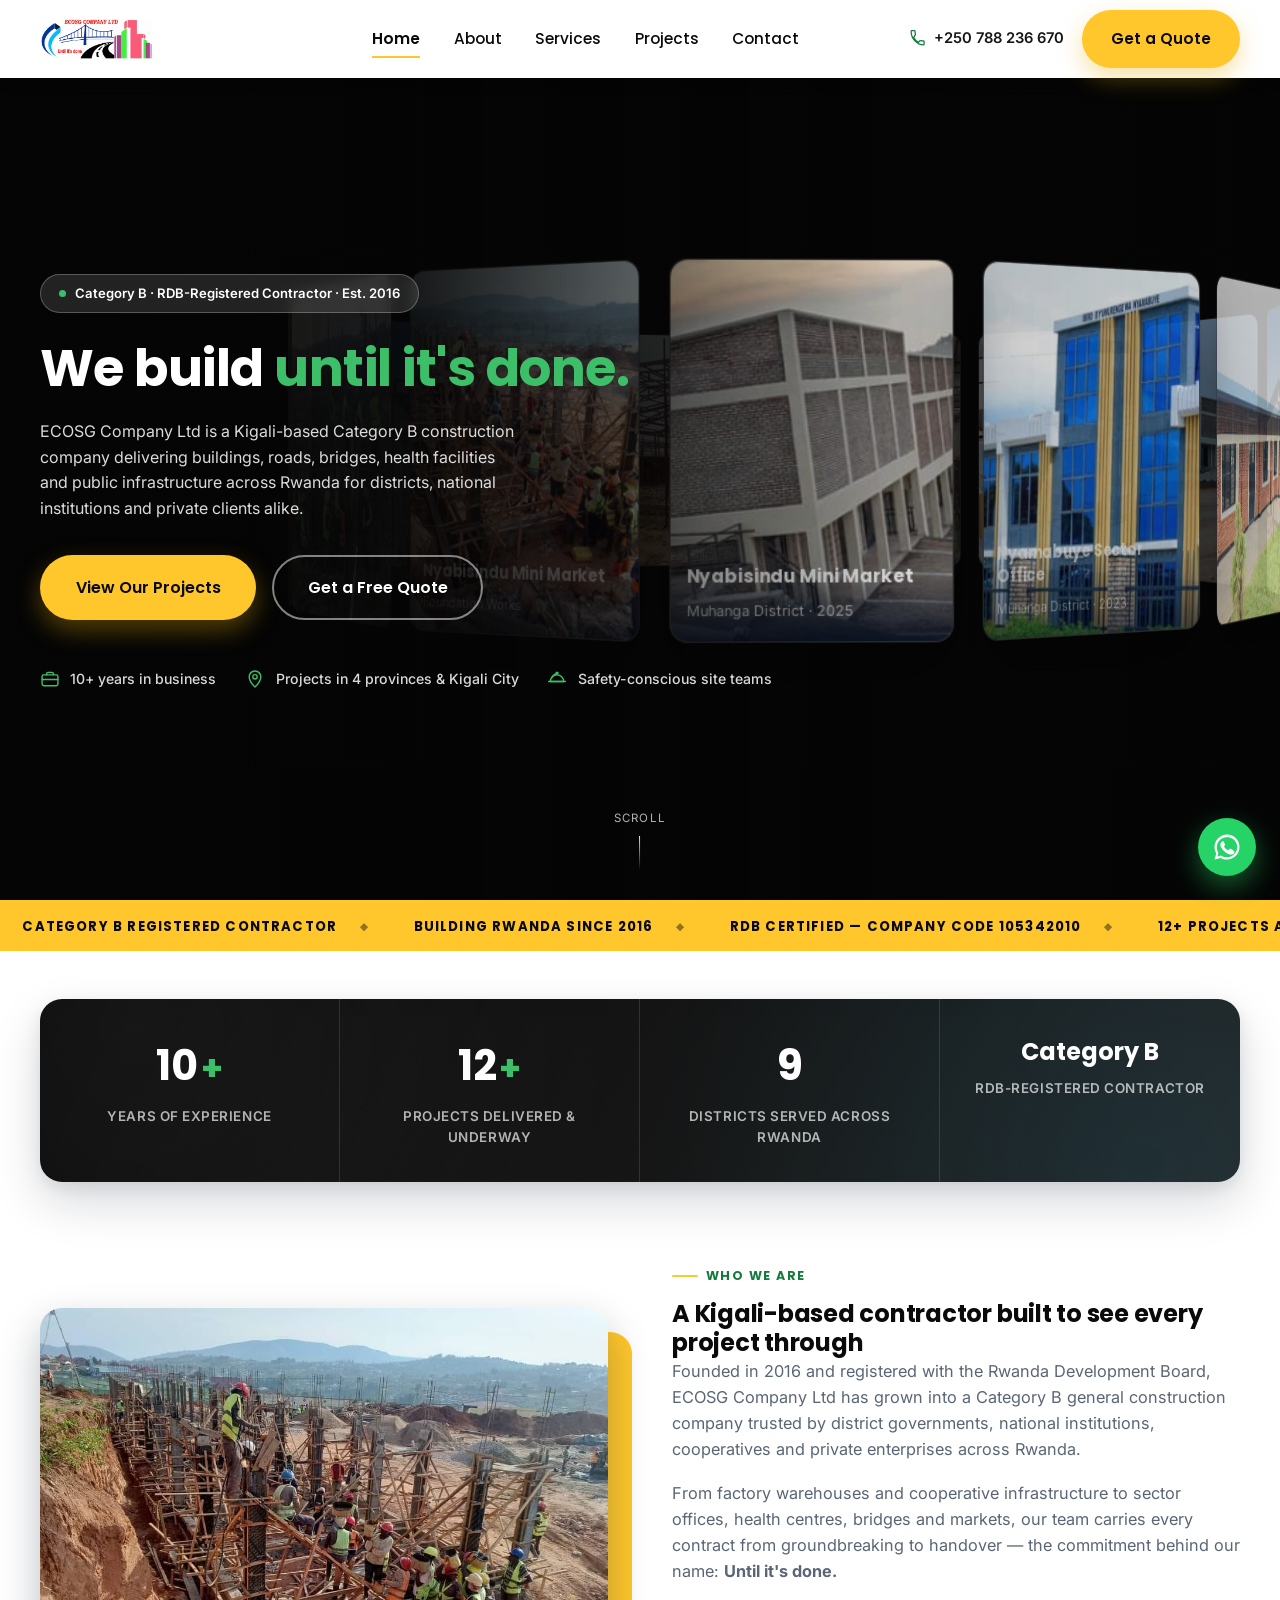
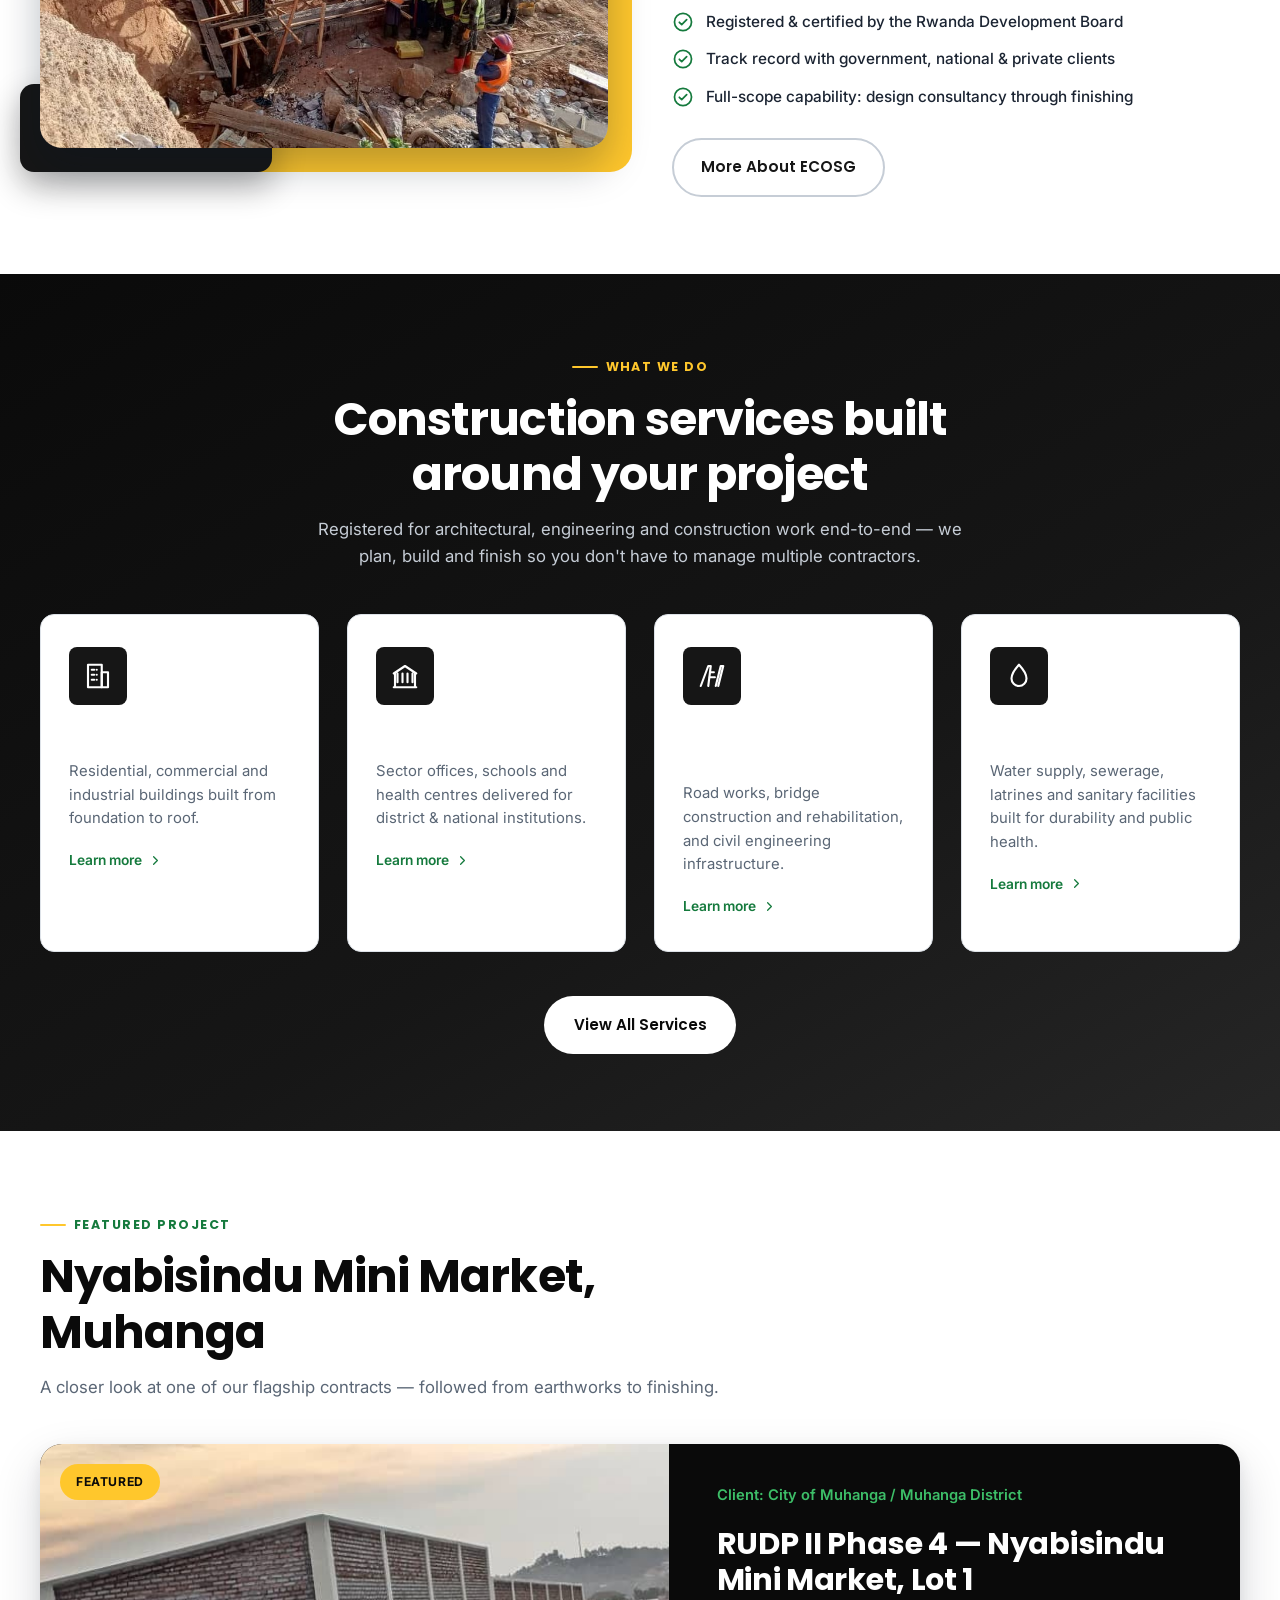
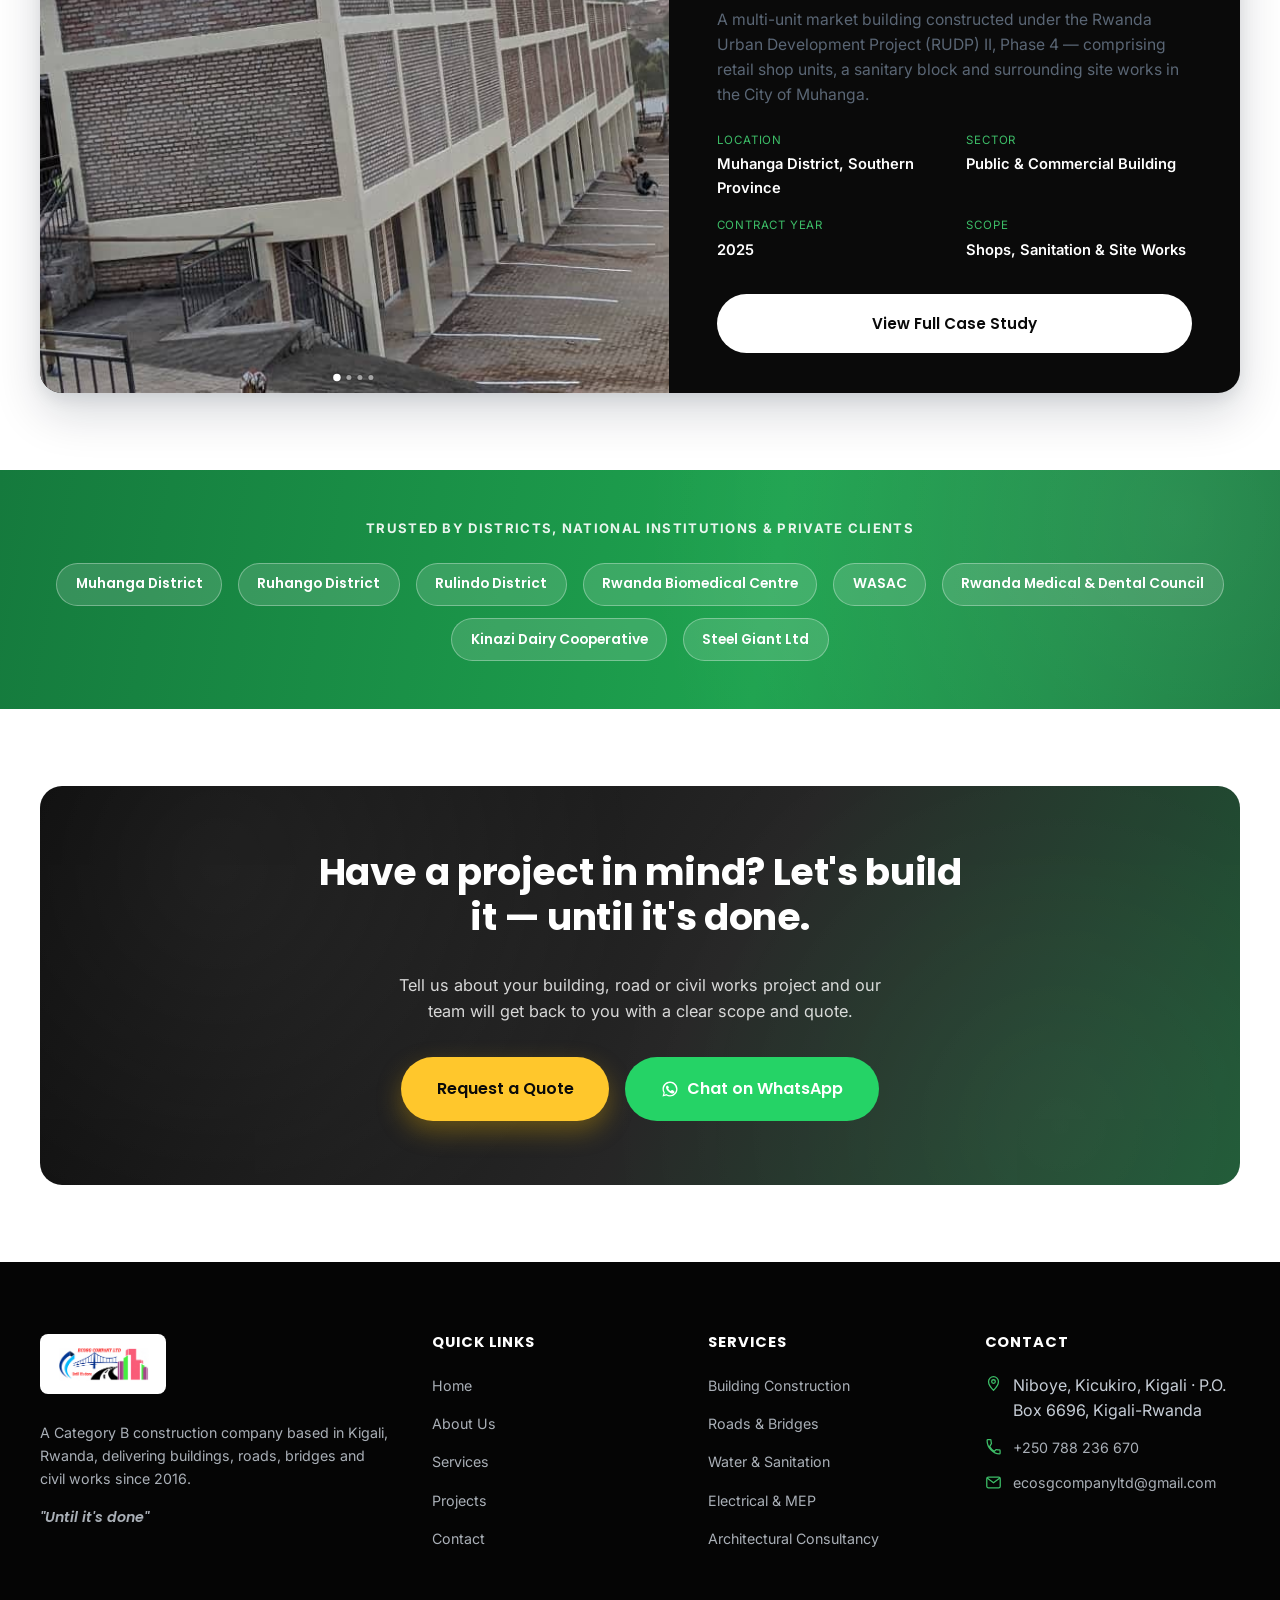
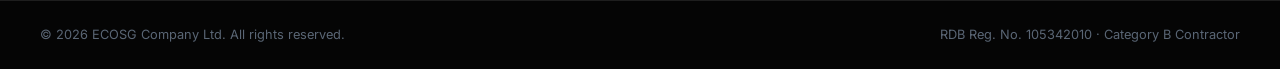
<file: index.html>
<!DOCTYPE html>
<html lang="en">
<head>
<meta charset="UTF-8">
<meta name="viewport" content="width=device-width, initial-scale=1.0">
<title>ECOSG Company Ltd | Category B Construction Company in Kigali, Rwanda</title>
<meta name="description" content="ECOSG Company Ltd is a Category B construction company based in Kigali, Rwanda, delivering buildings, roads, bridges, health facilities and civil works since 2016. Until it's done.">
<meta name="keywords" content="ECOSG Company Ltd, construction company Rwanda, Category B contractor Rwanda, building contractor Kigali, civil works Rwanda">
<link rel="canonical" href="index.html">

<!-- Open Graph -->
<meta property="og:type" content="website">
<meta property="og:title" content="ECOSG Company Ltd | Category B Construction Company in Kigali, Rwanda">
<meta property="og:description" content="Building Rwanda's homes, offices, roads and public infrastructure since 2016. Category B RDB-registered contractor. Until it's done.">
<meta property="og:image" content="assets/img/nyabisindu-07-exterior-complete.jpg">
<meta property="og:locale" content="en_RW">
<meta name="twitter:card" content="summary_large_image">

<!-- Favicons -->
<link rel="icon" type="image/png" sizes="32x32" href="assets/img/favicon-32.png">
<link rel="apple-touch-icon" sizes="180x180" href="assets/img/favicon-180.png">
<link rel="icon" type="image/png" sizes="512x512" href="assets/img/favicon-512.png">

<link rel="preconnect" href="https://fonts.googleapis.com">
<link rel="preconnect" href="https://fonts.gstatic.com" crossorigin>
<link href="https://fonts.googleapis.com/css2?family=Inter:wght@400;500;600;700&family=Poppins:wght@600;700&display=swap" rel="stylesheet">
<link rel="stylesheet" href="css/style.css?v=20261112">

<script type="application/ld+json">
{
  "@context": "https://schema.org",
  "@type": "GeneralContractor",
  "name": "ECOSG Company Ltd",
  "alternateName": "ECOSG COMPANY Ltd",
  "slogan": "Until it's done",
  "url": "index.html",
  "logo": "assets/img/logo-full.png",
  "foundingDate": "2016-02-12",
  "telephone": "+250788236670",
  "email": "ecosgcompanyltd@gmail.com",
  "address": {
    "@type": "PostalAddress",
    "streetAddress": "Niboye, Kicukiro",
    "addressLocality": "Kigali",
    "addressCountry": "RW",
    "postOfficeBoxNumber": "6696"
  },
  "areaServed": "Rwanda"
}
</script>
</head>
<body>
<a class="skip-link" href="#main">Skip to content</a>

<!-- ============ HEADER ============ -->
<header class="site-header" id="siteHeader">
  <div class="container header-inner">
    <a href="index.html" class="brand" aria-label="ECOSG Company Ltd — Home">
      <img src="assets/img/logo-full.png" alt="ECOSG Company Ltd logo" class="brand-logo" width="400" height="149">
    </a>
    <div class="nav-scrim" id="navScrim"></div>
    <nav class="main-nav" id="mainNav" aria-label="Primary">
      <ul>
        <li><a href="index.html">Home</a></li>
        <li><a href="about.html">About</a></li>
        <li><a href="services.html">Services</a></li>
        <li><a href="projects.html">Projects</a></li>
        <li><a href="contact.html">Contact</a></li>
        <li class="nav-cta"><a href="contact.html" class="btn btn-primary btn-block">Get a Quote</a></li>
      </ul>
    </nav>
    <div class="header-actions">
      <a href="tel:+250788236670" class="header-phone">
        <svg viewBox="0 0 24 24" fill="none" stroke="currentColor" stroke-width="1.8" stroke-linecap="round" stroke-linejoin="round"><path d="M6.6 10.8c1.4 2.8 3.8 5.1 6.6 6.6l2.2-2.2c.3-.3.7-.4 1.1-.3 1.2.4 2.5.6 3.8.6.6 0 1 .4 1 1V20c0 .6-.4 1-1 1C11.6 21 3 12.4 3 2c0-.6.4-1 1-1h3.5c.6 0 1 .4 1 1 0 1.3.2 2.6.6 3.8.1.4 0 .8-.3 1.1L6.6 10.8Z"/></svg>
        +250 788 236 670
      </a>
      <a href="contact.html" class="btn btn-primary header-cta">Get a Quote</a>
      <button class="nav-toggle" id="navToggle" aria-label="Toggle menu" aria-expanded="false" aria-controls="mainNav">
        <span></span><span></span><span></span>
      </button>
    </div>
  </div>
</header>

<main id="main">
<!-- ============ HERO ============ -->
<section class="hero">
  <div class="container hero-content">
    <div class="hero-badge"><span class="dot"></span> Category B &middot; RDB-Registered Contractor &middot; Est. 2016</div>
    <h1>We build <em>until it's done.</em></h1>
    <p class="hero-lead">ECOSG Company Ltd is a Kigali-based Category B construction company delivering buildings, roads, bridges, health facilities and public infrastructure across Rwanda for districts, national institutions and private clients alike.</p>
  </div>
  <!-- Rotating 3D gallery of completed projects. Sits between the copy and the
       CTAs on narrow screens; becomes the full hero backdrop from 1024px up. -->
  <div class="circular-gallery circular-gallery--hero" id="circularGallery" aria-hidden="true">
    <div class="circular-gallery-track" id="circularGalleryTrack">
      <div class="circular-gallery-item" style="transform: rotateY(0deg) translateZ(var(--gallery-radius))">
        <img width="480" height="270" src="assets/img/nyabisindu-07-exterior-complete-480.jpg" srcset="assets/img/nyabisindu-07-exterior-complete-480.jpg 480w, assets/img/nyabisindu-07-exterior-complete-720.jpg 720w" sizes="(min-width: 1024px) 350px, (min-width: 640px) 260px, 190px" alt="" loading="eager">
        <div class="circular-gallery-cap"><h3>Nyabisindu Mini Market</h3><span>Muhanga District &middot; 2025</span></div>
      </div>
      <div class="circular-gallery-item" style="transform: rotateY(27.6923deg) translateZ(var(--gallery-radius))">
        <img width="480" height="337" src="assets/img/nyamabuye-02-office-facade-480.jpg" srcset="assets/img/nyamabuye-02-office-facade-480.jpg 480w, assets/img/nyamabuye-02-office-facade.jpg 678w" sizes="(min-width: 1024px) 350px, (min-width: 640px) 260px, 190px" alt="" loading="eager">
        <div class="circular-gallery-cap"><h3>Nyamabuye Sector Office</h3><span>Muhanga District &middot; 2023</span></div>
      </div>
      <div class="circular-gallery-item" style="transform: rotateY(55.3846deg) translateZ(var(--gallery-radius))">
        <img width="480" height="360" src="assets/img/kigoma-05-classroom-block-finished-480.jpg" srcset="assets/img/kigoma-05-classroom-block-finished-480.jpg 480w, assets/img/kigoma-05-classroom-block-finished-720.jpg 720w, assets/img/kigoma-05-classroom-block-finished-1000.jpg 1000w" sizes="(min-width: 1024px) 350px, (min-width: 640px) 260px, 190px" alt="" loading="lazy">
        <div class="circular-gallery-cap"><h3>Kigoma Secondary School</h3><span>Classroom Block &middot; Ruhango</span></div>
      </div>
      <div class="circular-gallery-item" style="transform: rotateY(83.0769deg) translateZ(var(--gallery-radius))">
        <img width="480" height="360" src="assets/img/kigoma-07-dormitory-drying-yard-480.jpg" srcset="assets/img/kigoma-07-dormitory-drying-yard-480.jpg 480w, assets/img/kigoma-07-dormitory-drying-yard-720.jpg 720w, assets/img/kigoma-07-dormitory-drying-yard-1000.jpg 1000w" sizes="(min-width: 1024px) 350px, (min-width: 640px) 260px, 190px" alt="" loading="lazy">
        <div class="circular-gallery-cap"><h3>Kigoma Secondary School</h3><span>Dormitory Block &middot; Ruhango</span></div>
      </div>
      <div class="circular-gallery-item" style="transform: rotateY(110.7692deg) translateZ(var(--gallery-radius))">
        <img width="480" height="270" src="assets/img/nyabisindu-06-exterior-dusk-480.jpg" srcset="assets/img/nyabisindu-06-exterior-dusk-480.jpg 480w, assets/img/nyabisindu-06-exterior-dusk-720.jpg 720w" sizes="(min-width: 1024px) 350px, (min-width: 640px) 260px, 190px" alt="" loading="lazy">
        <div class="circular-gallery-cap"><h3>Nyabisindu Mini Market</h3><span>Exterior at Dusk</span></div>
      </div>
      <div class="circular-gallery-item" style="transform: rotateY(138.4615deg) translateZ(var(--gallery-radius))">
        <img width="480" height="319" src="assets/img/kicukiro-03-design-rooftop-terrace-480.jpg" srcset="assets/img/kicukiro-03-design-rooftop-terrace-480.jpg 480w, assets/img/kicukiro-03-design-rooftop-terrace-720.jpg 720w, assets/img/kicukiro-03-design-rooftop-terrace-1000.jpg 1000w" sizes="(min-width: 1024px) 350px, (min-width: 640px) 260px, 190px" alt="" loading="lazy">
        <div class="circular-gallery-cap"><h3>Commercial Building G+3</h3><span>Kicukiro &middot; Design Visual</span></div>
      </div>
      <div class="circular-gallery-item" style="transform: rotateY(166.1538deg) translateZ(var(--gallery-radius))">
        <img width="480" height="360" src="assets/img/kigoma-06-dormitory-interior-480.jpg" srcset="assets/img/kigoma-06-dormitory-interior-480.jpg 480w, assets/img/kigoma-06-dormitory-interior-720.jpg 720w, assets/img/kigoma-06-dormitory-interior-1000.jpg 1000w" sizes="(min-width: 1024px) 350px, (min-width: 640px) 260px, 190px" alt="" loading="lazy">
        <div class="circular-gallery-cap"><h3>Kigoma Secondary School</h3><span>Dormitory Interior</span></div>
      </div>
      <div class="circular-gallery-item" style="transform: rotateY(193.8462deg) translateZ(var(--gallery-radius))">
        <img width="480" height="360" src="assets/img/nyabisindu-03-steel-frame-480.jpg" srcset="assets/img/nyabisindu-03-steel-frame-480.jpg 480w, assets/img/nyabisindu-03-steel-frame-720.jpg 720w, assets/img/nyabisindu-03-steel-frame-1000.jpg 1000w" sizes="(min-width: 1024px) 350px, (min-width: 640px) 260px, 190px" alt="" loading="lazy">
        <div class="circular-gallery-cap"><h3>Nyabisindu Mini Market</h3><span>Steel Roof Frame</span></div>
      </div>
      <div class="circular-gallery-item" style="transform: rotateY(221.5385deg) translateZ(var(--gallery-radius))">
        <img width="480" height="270" src="assets/img/kigoma-02-roof-truss-installation-480.jpg" srcset="assets/img/kigoma-02-roof-truss-installation-480.jpg 480w, assets/img/kigoma-02-roof-truss-installation-720.jpg 720w, assets/img/kigoma-02-roof-truss-installation-1000.jpg 1000w" sizes="(min-width: 1024px) 350px, (min-width: 640px) 260px, 190px" alt="" loading="lazy">
        <div class="circular-gallery-cap"><h3>Kigoma Secondary School</h3><span>Roof Truss Installation</span></div>
      </div>
      <div class="circular-gallery-item" style="transform: rotateY(249.2308deg) translateZ(var(--gallery-radius))">
        <img width="480" height="265" src="assets/img/gasabo-02-design-street-view-480.jpg" srcset="assets/img/gasabo-02-design-street-view-480.jpg 480w, assets/img/gasabo-02-design-street-view-720.jpg 720w, assets/img/gasabo-02-design-street-view-1000.jpg 1000w" sizes="(min-width: 1024px) 350px, (min-width: 640px) 260px, 190px" alt="" loading="lazy">
        <div class="circular-gallery-cap"><h3>Public Commercial Building</h3><span>Gasabo &middot; Design Visual</span></div>
      </div>
      <div class="circular-gallery-item" style="transform: rotateY(276.9231deg) translateZ(var(--gallery-radius))">
        <img width="480" height="360" src="assets/img/nyabisindu-08-sanitary-finishing-480.jpg" srcset="assets/img/nyabisindu-08-sanitary-finishing-480.jpg 480w, assets/img/nyabisindu-08-sanitary-finishing-720.jpg 720w, assets/img/nyabisindu-08-sanitary-finishing-1000.jpg 1000w" sizes="(min-width: 1024px) 350px, (min-width: 640px) 260px, 190px" alt="" loading="lazy">
        <div class="circular-gallery-cap"><h3>Nyabisindu Mini Market</h3><span>Sanitary Block Finishing</span></div>
      </div>
      <div class="circular-gallery-item" style="transform: rotateY(304.6154deg) translateZ(var(--gallery-radius))">
        <img width="480" height="360" src="assets/img/kigoma-01-ring-beam-team-480.jpg" srcset="assets/img/kigoma-01-ring-beam-team-480.jpg 480w, assets/img/kigoma-01-ring-beam-team-720.jpg 720w, assets/img/kigoma-01-ring-beam-team-1000.jpg 1000w" sizes="(min-width: 1024px) 350px, (min-width: 640px) 260px, 190px" alt="" loading="lazy">
        <div class="circular-gallery-cap"><h3>Kigoma Secondary School</h3><span>Structural Works</span></div>
      </div>
      <div class="circular-gallery-item" style="transform: rotateY(332.3077deg) translateZ(var(--gallery-radius))">
        <img width="480" height="360" src="assets/img/nyabisindu-02-foundation-works-480.jpg" srcset="assets/img/nyabisindu-02-foundation-works-480.jpg 480w, assets/img/nyabisindu-02-foundation-works-720.jpg 720w, assets/img/nyabisindu-02-foundation-works-1000.jpg 1000w" sizes="(min-width: 1024px) 350px, (min-width: 640px) 260px, 190px" alt="" loading="lazy">
        <div class="circular-gallery-cap"><h3>Nyabisindu Mini Market</h3><span>Foundation Works</span></div>
      </div>
    </div>
  </div>
  <div class="container hero-content hero-content--actions">
    <div class="hero-actions">
      <a href="projects.html" class="btn btn-primary btn-lg">View Our Projects</a>
      <a href="contact.html" class="btn btn-outline-light btn-lg">Get a Free Quote</a>
    </div>
    <div class="hero-meta">
      <div class="hero-meta-item">
        <svg viewBox="0 0 24 24" fill="none" stroke="currentColor" stroke-width="1.7" stroke-linecap="round" stroke-linejoin="round"><rect x="2.5" y="7" width="19" height="13" rx="2"/><path d="M8 7V5.5A1.5 1.5 0 0 1 9.5 4h5A1.5 1.5 0 0 1 16 5.5V7M2.5 12.5h19"/></svg>
        10+ years in business
      </div>
      <div class="hero-meta-item">
        <svg viewBox="0 0 24 24" fill="none" stroke="currentColor" stroke-width="1.7" stroke-linecap="round" stroke-linejoin="round"><path d="M12 21.5s7-6.3 7-12.2A7 7 0 0 0 5 9.3c0 5.9 7 12.2 7 12.2Z"/><circle cx="12" cy="9.3" r="2.6"/></svg>
        Projects in 4 provinces &amp; Kigali City
      </div>
      <div class="hero-meta-item">
        <svg viewBox="0 0 24 24" fill="none" stroke="currentColor" stroke-width="1.7" stroke-linecap="round" stroke-linejoin="round"><path d="M4 15a8 8 0 0 1 16 0Z"/><path d="M2 15h20M11 6V4h2v2M12 6c-3 0-5.5 2.2-6.3 5"/></svg>
        Safety-conscious site teams
      </div>
    </div>
  </div>
  <div class="hero-scroll"><span>Scroll</span><span class="hero-scroll-line"></span></div>
</section>

<!-- ============ TICKER ============ -->
<div class="ticker" aria-hidden="true">
  <div class="ticker-track">
    <div class="ticker-seg">
      <span>Category B Registered Contractor</span>
      <span>Building Rwanda Since 2016</span>
      <span>RDB Certified — Company Code 105342010</span>
      <span>12+ Projects Across Rwanda</span>
      <span>Until It's Done</span>
    </div>
    <div class="ticker-seg">
      <span>Category B Registered Contractor</span>
      <span>Building Rwanda Since 2016</span>
      <span>RDB Certified — Company Code 105342010</span>
      <span>12+ Projects Across Rwanda</span>
      <span>Until It's Done</span>
    </div>
  </div>
</div>

<!-- ============ STATS ============ -->
<div class="container stats-band reveal">
  <div class="stats-card">
    <div class="stat">
      <div class="stat-num"><span data-count="10">0</span><span class="unit">+</span></div>
      <div class="stat-label">Years of Experience</div>
    </div>
    <div class="stat">
      <div class="stat-num"><span data-count="12">0</span><span class="unit">+</span></div>
      <div class="stat-label">Projects Delivered &amp; Underway</div>
    </div>
    <div class="stat">
      <div class="stat-num"><span data-count="9">0</span></div>
      <div class="stat-label">Districts Served Across Rwanda</div>
    </div>
    <div class="stat">
      <div class="stat-num" style="font-size:1.5rem">Category B</div>
      <div class="stat-label">RDB-Registered Contractor</div>
    </div>
  </div>
</div>

<!-- ============ ABOUT TEASER ============ -->
<section class="section">
  <div class="container">
    <div class="split grid-2-uneven">
      <div class="split-media reveal">
        <img src="assets/img/nyabisindu-02-foundation-works-1000.jpg" alt="ECOSG site crew in safety gear working on column formwork at the Nyabisindu Mini Market foundation" width="1000" height="750" loading="lazy">
        <div class="split-media-badge">
          <svg viewBox="0 0 24 24" fill="none" stroke="currentColor" stroke-width="1.7" stroke-linecap="round" stroke-linejoin="round"><path d="M12 2.5 4.5 5.5V11c0 5.2 3.3 8.8 7.5 10.5 4.2-1.7 7.5-5.3 7.5-10.5V5.5L12 2.5Z"/><path d="m8.5 12 2.3 2.3L16 9.5"/></svg>
          <div><strong>RDB Certified</strong><span>Company Code 105342010</span></div>
        </div>
      </div>
      <div class="split-body reveal reveal-delay-1">
        <div class="eyebrow">Who We Are</div>
        <h2>A Kigali-based contractor built to see every project through</h2>
        <p>Founded in 2016 and registered with the Rwanda Development Board, ECOSG Company Ltd has grown into a Category B general construction company trusted by district governments, national institutions, cooperatives and private enterprises across Rwanda.</p>
        <p>From factory warehouses and cooperative infrastructure to sector offices, health centres, bridges and markets, our team carries every contract from groundbreaking to handover — the commitment behind our name: <strong>Until it's done.</strong></p>
        <ul class="check-list">
          <li>
            <svg viewBox="0 0 24 24" fill="none" stroke="currentColor" stroke-width="1.9" stroke-linecap="round" stroke-linejoin="round"><circle cx="12" cy="12" r="9.3"/><path d="m8 12.3 2.6 2.6L16 9.5"/></svg>
            Registered &amp; certified by the Rwanda Development Board
          </li>
          <li>
            <svg viewBox="0 0 24 24" fill="none" stroke="currentColor" stroke-width="1.9" stroke-linecap="round" stroke-linejoin="round"><circle cx="12" cy="12" r="9.3"/><path d="m8 12.3 2.6 2.6L16 9.5"/></svg>
            Track record with government, national &amp; private clients
          </li>
          <li>
            <svg viewBox="0 0 24 24" fill="none" stroke="currentColor" stroke-width="1.9" stroke-linecap="round" stroke-linejoin="round"><circle cx="12" cy="12" r="9.3"/><path d="m8 12.3 2.6 2.6L16 9.5"/></svg>
            Full-scope capability: design consultancy through finishing
          </li>
        </ul>
        <a href="about.html" class="btn btn-outline">More About ECOSG</a>
      </div>
    </div>
  </div>
</section>

<!-- ============ SERVICES OVERVIEW ============ -->
<section class="section section-navy">
  <div class="container">
    <div class="section-head center reveal">
      <div class="eyebrow" style="justify-content:center">What We Do</div>
      <h2>Construction services built around your project</h2>
      <p>Registered for architectural, engineering and construction work end-to-end — we plan, build and finish so you don't have to manage multiple contractors.</p>
    </div>
    <div class="grid grid-4">
      <div class="service-card reveal">
        <div class="service-icon">
          <svg viewBox="0 0 24 24" fill="none" stroke="currentColor" stroke-width="1.7" stroke-linecap="round" stroke-linejoin="round"><rect x="4" y="3" width="11" height="18"/><rect x="15" y="9" width="5" height="12"/><path d="M7 7h2M11 7h0M7 11h2M11 11h0M7 15h2M11 15h0"/></svg>
        </div>
        <h3>Building Construction</h3>
        <p>Residential, commercial and industrial buildings built from foundation to roof.</p>
        <a href="services.html#building-construction" class="card-link">Learn more <svg viewBox="0 0 24 24" fill="none" stroke="currentColor" stroke-width="2" stroke-linecap="round" stroke-linejoin="round"><path d="m9 6 6 6-6 6"/></svg></a>
      </div>
      <div class="service-card reveal reveal-delay-1">
        <div class="service-icon">
          <svg viewBox="0 0 24 24" fill="none" stroke="currentColor" stroke-width="1.7" stroke-linecap="round" stroke-linejoin="round"><path d="M3 21h18M4 21V10M20 21V10M3 10l9-6 9 6M6 10v7M10 10v7M14 10v7M18 10v7"/></svg>
        </div>
        <h3>Public &amp; Institutional</h3>
        <p>Sector offices, schools and health centres delivered for district &amp; national institutions.</p>
        <a href="services.html#public-institutional" class="card-link">Learn more <svg viewBox="0 0 24 24" fill="none" stroke="currentColor" stroke-width="2" stroke-linecap="round" stroke-linejoin="round"><path d="m9 6 6 6-6 6"/></svg></a>
      </div>
      <div class="service-card reveal reveal-delay-2">
        <div class="service-icon">
          <svg viewBox="0 0 24 24" fill="none" stroke="currentColor" stroke-width="1.7" stroke-linecap="round" stroke-linejoin="round"><path d="M3 20 9 4h2l-2 16M15 20l4-16h2l-4 16M10.5 9h3M9.7 13h4.6"/></svg>
        </div>
        <h3>Roads, Bridges &amp; Civil Works</h3>
        <p>Road works, bridge construction and rehabilitation, and civil engineering infrastructure.</p>
        <a href="services.html#roads-bridges" class="card-link">Learn more <svg viewBox="0 0 24 24" fill="none" stroke="currentColor" stroke-width="2" stroke-linecap="round" stroke-linejoin="round"><path d="m9 6 6 6-6 6"/></svg></a>
      </div>
      <div class="service-card reveal reveal-delay-3">
        <div class="service-icon">
          <svg viewBox="0 0 24 24" fill="none" stroke="currentColor" stroke-width="1.7" stroke-linecap="round" stroke-linejoin="round"><path d="M12 3s6 6.5 6 11a6 6 0 1 1-12 0c0-4.5 6-11 6-11Z"/></svg>
        </div>
        <h3>Water &amp; Sanitation</h3>
        <p>Water supply, sewerage, latrines and sanitary facilities built for durability and public health.</p>
        <a href="services.html#water-sanitation" class="card-link">Learn more <svg viewBox="0 0 24 24" fill="none" stroke="currentColor" stroke-width="2" stroke-linecap="round" stroke-linejoin="round"><path d="m9 6 6 6-6 6"/></svg></a>
      </div>
    </div>
    <div class="text-center reveal" style="margin-top:2.75rem">
      <a href="services.html" class="btn btn-white">View All Services</a>
    </div>
  </div>
</section>

<!-- ============ FEATURED PROJECT ============ -->
<section class="section">
  <div class="container">
    <div class="section-head reveal">
      <div class="eyebrow">Featured Project</div>
      <h2>Nyabisindu Mini Market, Muhanga</h2>
      <p>A closer look at one of our flagship contracts — followed from earthworks to finishing.</p>
    </div>
    <div class="spotlight reveal">
      <div class="spotlight-media">
        <span class="spotlight-tag">Featured</span>
        <div class="card-carousel">
          <img width="960" height="540" src="assets/img/nyabisindu-07-exterior-complete.jpg" class="is-active" alt="Completed two-storey Nyabisindu Mini Market building with brick and concrete facade, photographed at golden hour" loading="lazy">
          <img width="960" height="540" src="assets/img/nyabisindu-06-exterior-dusk.jpg" alt="Nyabisindu Mini Market exterior nearing completion, photographed at dusk" loading="lazy">
          <img width="1000" height="750" src="assets/img/nyabisindu-04-structural-walls-1000.jpg" alt="Brick and concrete structural walls under construction at Nyabisindu Mini Market" loading="lazy">
          <img width="1000" height="750" src="assets/img/nyabisindu-08-sanitary-finishing-1000.jpg" alt="Tiled sanitary block interior, finishing stage, at Nyabisindu Mini Market" loading="lazy">
          <div class="card-carousel-dots"></div>
        </div>
      </div>
      <div class="spotlight-body">
        <div class="spotlight-client">Client: City of Muhanga / Muhanga District</div>
        <h3>RUDP II Phase 4 — Nyabisindu Mini Market, Lot 1</h3>
        <p class="desc">A multi-unit market building constructed under the Rwanda Urban Development Project (RUDP) II, Phase 4 — comprising retail shop units, a sanitary block and surrounding site works in the City of Muhanga.</p>
        <dl class="spotlight-facts">
          <div><dt>Location</dt><dd>Muhanga District, Southern Province</dd></div>
          <div><dt>Sector</dt><dd>Public &amp; Commercial Building</dd></div>
          <div><dt>Contract Year</dt><dd>2025</dd></div>
          <div><dt>Scope</dt><dd>Shops, Sanitation &amp; Site Works</dd></div>
        </dl>
        <a href="projects.html#nyabisindu" class="btn btn-white">View Full Case Study</a>
      </div>
    </div>
  </div>
</section>

<!-- ============ TRUSTED BY ============ -->
<div class="trusted-strip reveal">
  <div class="container">
    <div class="trusted-label">Trusted by districts, national institutions &amp; private clients</div>
    <div class="trusted-row">
      <span class="trusted-chip">Muhanga District</span>
      <span class="trusted-chip">Ruhango District</span>
      <span class="trusted-chip">Rulindo District</span>
      <span class="trusted-chip">Rwanda Biomedical Centre</span>
      <span class="trusted-chip">WASAC</span>
      <span class="trusted-chip">Rwanda Medical &amp; Dental Council</span>
      <span class="trusted-chip">Kinazi Dairy Cooperative</span>
      <span class="trusted-chip">Steel Giant Ltd</span>
    </div>
  </div>
</div>

<!-- ============ CTA BANNER ============ -->
<section class="section">
  <div class="container">
    <div class="cta-banner reveal">
      <h2>Have a project in mind? Let's build it — until it's done.</h2>
      <p>Tell us about your building, road or civil works project and our team will get back to you with a clear scope and quote.</p>
      <div class="cta-actions">
        <a href="contact.html" class="btn btn-primary btn-lg">Request a Quote</a>
        <a href="https://wa.me/250788236670?text=Hello%20ECOSG%2C%20I%27d%20like%20to%20enquire%20about%20a%20construction%20project." class="btn btn-whatsapp btn-lg" target="_blank" rel="noopener">
          <svg viewBox="0 0 24 24" fill="currentColor"><path d="M12 2C6.5 2 2 6.5 2 12c0 1.9.5 3.6 1.4 5.1L2 22l5.1-1.3c1.4.8 3.1 1.2 4.9 1.2 5.5 0 10-4.5 10-10S17.5 2 12 2Zm0 18.2c-1.6 0-3.1-.4-4.4-1.2l-.3-.2-3 .8.8-2.9-.2-.3A8.2 8.2 0 1 1 20.2 12c0 4.5-3.7 8.2-8.2 8.2Zm4.5-6.1c-.2-.1-1.5-.7-1.7-.8-.2-.1-.4-.1-.6.1-.2.2-.7.8-.8 1-.2.2-.3.2-.5.1-.2-.1-1-.4-1.9-1.2-.7-.6-1.2-1.4-1.3-1.6-.1-.2 0-.4.1-.5.1-.1.2-.3.4-.4.1-.1.2-.2.2-.4.1-.2 0-.3 0-.5s-.6-1.5-.9-2c-.2-.5-.5-.4-.6-.4h-.5c-.2 0-.5.1-.7.3-.2.2-1 1-1 2.3 0 1.4 1 2.7 1.1 2.9.1.2 2 3.1 4.9 4.3.7.3 1.2.5 1.6.6.7.2 1.3.2 1.8.1.5-.1 1.5-.6 1.7-1.2.2-.6.2-1.1.2-1.2-.1-.2-.3-.2-.5-.3Z"/></svg>
          Chat on WhatsApp
        </a>
      </div>
    </div>
  </div>
</section>
</main>

<!-- ============ FOOTER ============ -->
<footer class="site-footer">
  <div class="container footer-top">
    <div class="footer-grid">
      <div class="footer-col">
        <div class="footer-brand-logo"><img src="assets/img/logo-full.png" alt="ECOSG Company Ltd logo" width="400" height="149" loading="lazy"></div>
        <p>A Category B construction company based in Kigali, Rwanda, delivering buildings, roads, bridges and civil works since 2016.</p>
        <p class="footer-tagline">"Until it's done"</p>
      </div>
      <div class="footer-col">
        <h4>Quick Links</h4>
        <ul>
          <li><a href="index.html">Home</a></li>
          <li><a href="about.html">About Us</a></li>
          <li><a href="services.html">Services</a></li>
          <li><a href="projects.html">Projects</a></li>
          <li><a href="contact.html">Contact</a></li>
        </ul>
      </div>
      <div class="footer-col">
        <h4>Services</h4>
        <ul>
          <li><a href="services.html#building-construction">Building Construction</a></li>
          <li><a href="services.html#roads-bridges">Roads &amp; Bridges</a></li>
          <li><a href="services.html#water-sanitation">Water &amp; Sanitation</a></li>
          <li><a href="services.html#electrical-mep">Electrical &amp; MEP</a></li>
          <li><a href="services.html#consultancy">Architectural Consultancy</a></li>
        </ul>
      </div>
      <div class="footer-col">
        <h4>Contact</h4>
        <ul class="footer-contact">
          <li>
            <svg viewBox="0 0 24 24" fill="none" stroke="currentColor" stroke-width="1.8" stroke-linecap="round" stroke-linejoin="round"><path d="M12 21.5s7-6.3 7-12.2A7 7 0 0 0 5 9.3c0 5.9 7 12.2 7 12.2Z"/><circle cx="12" cy="9.3" r="2.6"/></svg>
            <span>Niboye, Kicukiro, Kigali &middot; P.O. Box 6696, Kigali-Rwanda</span>
          </li>
          <li>
            <svg viewBox="0 0 24 24" fill="none" stroke="currentColor" stroke-width="1.8" stroke-linecap="round" stroke-linejoin="round"><path d="M6.6 10.8c1.4 2.8 3.8 5.1 6.6 6.6l2.2-2.2c.3-.3.7-.4 1.1-.3 1.2.4 2.5.6 3.8.6.6 0 1 .4 1 1V20c0 .6-.4 1-1 1C11.6 21 3 12.4 3 2c0-.6.4-1 1-1h3.5c.6 0 1 .4 1 1 0 1.3.2 2.6.6 3.8.1.4 0 .8-.3 1.1L6.6 10.8Z"/></svg>
            <a href="tel:+250788236670">+250 788 236 670</a>
          </li>
          <li>
            <svg viewBox="0 0 24 24" fill="none" stroke="currentColor" stroke-width="1.8" stroke-linecap="round" stroke-linejoin="round"><rect x="2.5" y="4.5" width="19" height="15" rx="2.2"/><path d="m3.5 6 8.5 6.5L20.5 6"/></svg>
            <a href="mailto:ecosgcompanyltd@gmail.com">ecosgcompanyltd@gmail.com</a>
          </li>
        </ul>
      </div>
    </div>
  </div>
  <div class="footer-bottom">
    <div class="container footer-bottom-inner">
      <p>&copy; <span data-year>2026</span> ECOSG Company Ltd. All rights reserved.</p>
      <p>RDB Reg. No. 105342010 &middot; Category B Contractor</p>
    </div>
  </div>
</footer>

<a href="https://wa.me/250788236670?text=Hello%20ECOSG%2C%20I%27d%20like%20to%20enquire%20about%20a%20construction%20project." class="whatsapp-float" target="_blank" rel="noopener" aria-label="Chat with ECOSG on WhatsApp">
  <svg viewBox="0 0 24 24" fill="currentColor"><path d="M12 2C6.5 2 2 6.5 2 12c0 1.9.5 3.6 1.4 5.1L2 22l5.1-1.3c1.4.8 3.1 1.2 4.9 1.2 5.5 0 10-4.5 10-10S17.5 2 12 2Zm0 18.2c-1.6 0-3.1-.4-4.4-1.2l-.3-.2-3 .8.8-2.9-.2-.3A8.2 8.2 0 1 1 20.2 12c0 4.5-3.7 8.2-8.2 8.2Zm4.5-6.1c-.2-.1-1.5-.7-1.7-.8-.2-.1-.4-.1-.6.1-.2.2-.7.8-.8 1-.2.2-.3.2-.5.1-.2-.1-1-.4-1.9-1.2-.7-.6-1.2-1.4-1.3-1.6-.1-.2 0-.4.1-.5.1-.1.2-.3.4-.4.1-.1.2-.2.2-.4.1-.2 0-.3 0-.5s-.6-1.5-.9-2c-.2-.5-.5-.4-.6-.4h-.5c-.2 0-.5.1-.7.3-.2.2-1 1-1 2.3 0 1.4 1 2.7 1.1 2.9.1.2 2 3.1 4.9 4.3.7.3 1.2.5 1.6.6.7.2 1.3.2 1.8.1.5-.1 1.5-.6 1.7-1.2.2-.6.2-1.1.2-1.2-.1-.2-.3-.2-.5-.3Z"/></svg>
</a>
<button class="back-to-top" id="backToTop" aria-label="Back to top">
  <svg viewBox="0 0 24 24" fill="none" stroke="currentColor" stroke-width="2" stroke-linecap="round" stroke-linejoin="round"><path d="M12 19V5M5 12l7-7 7 7"/></svg>
</button>

<script src="js/main.js?v=20260919"></script>
</body>
</html>
</file>
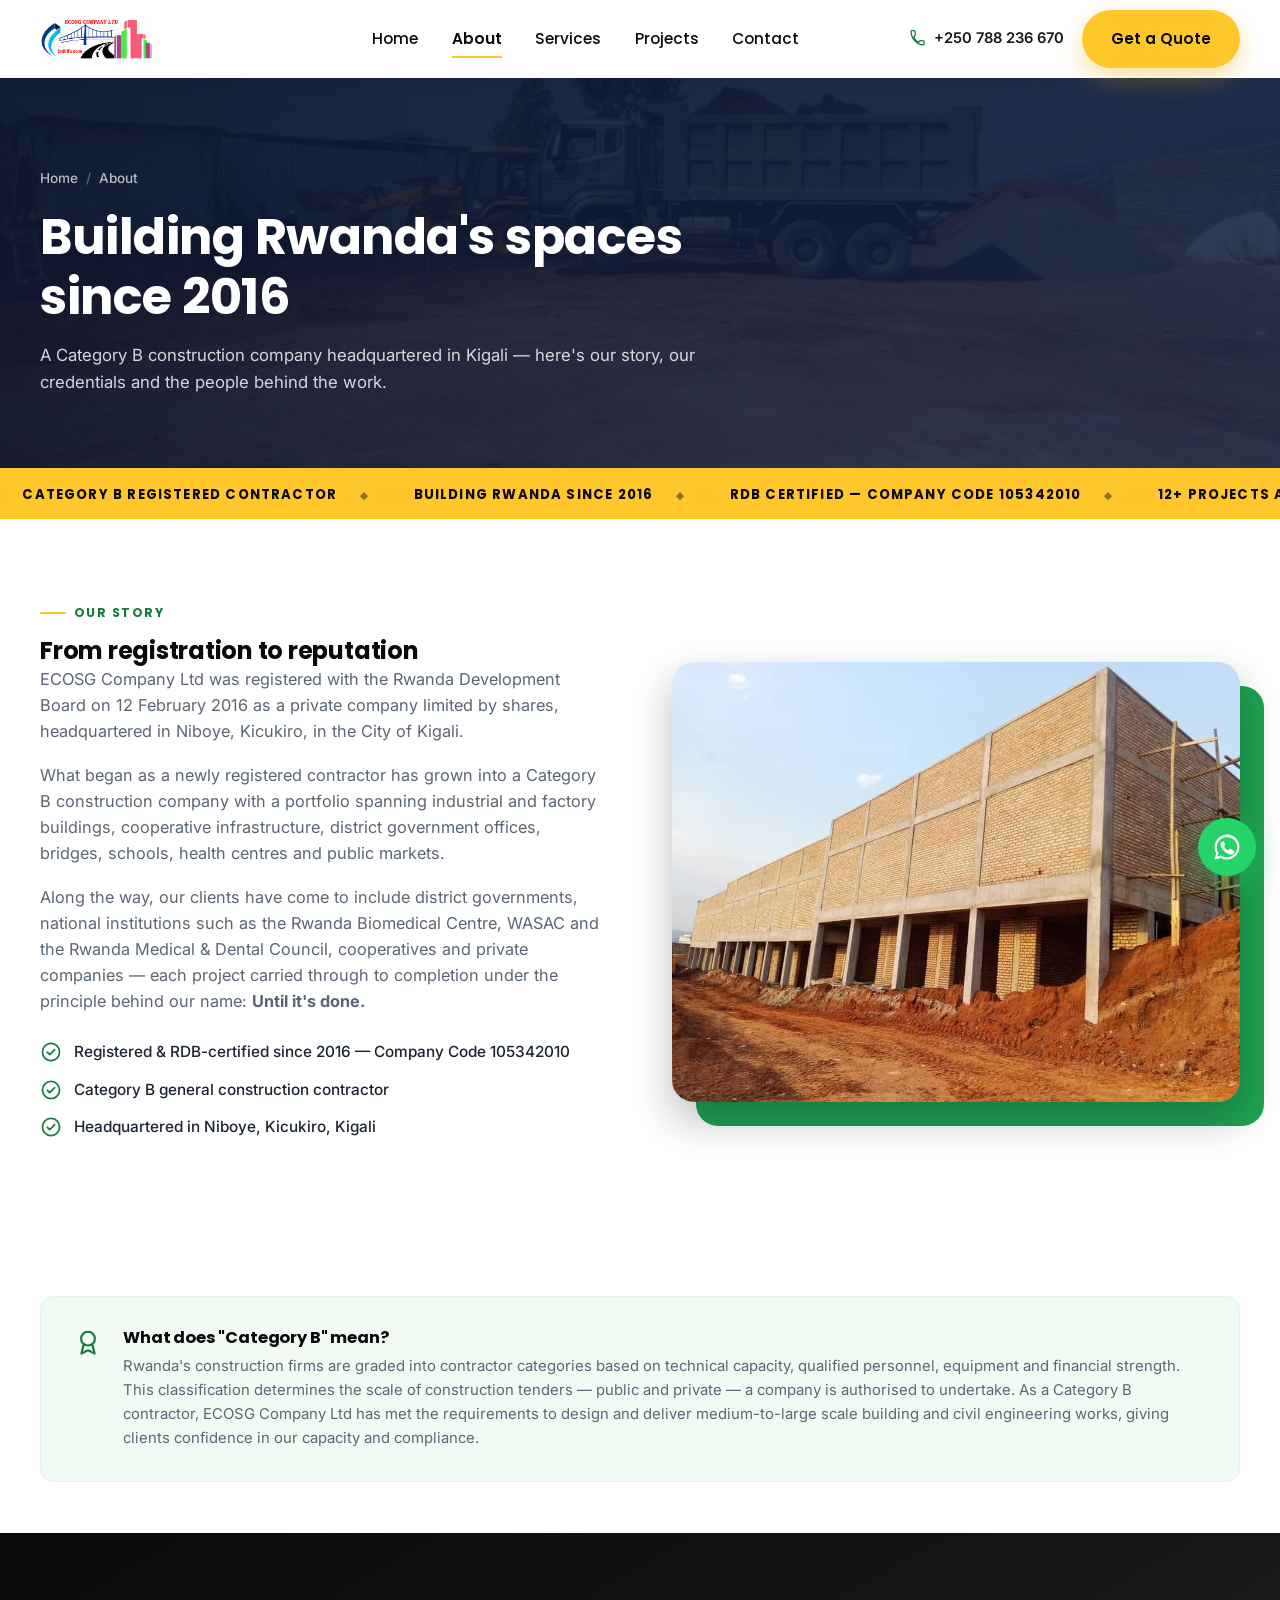
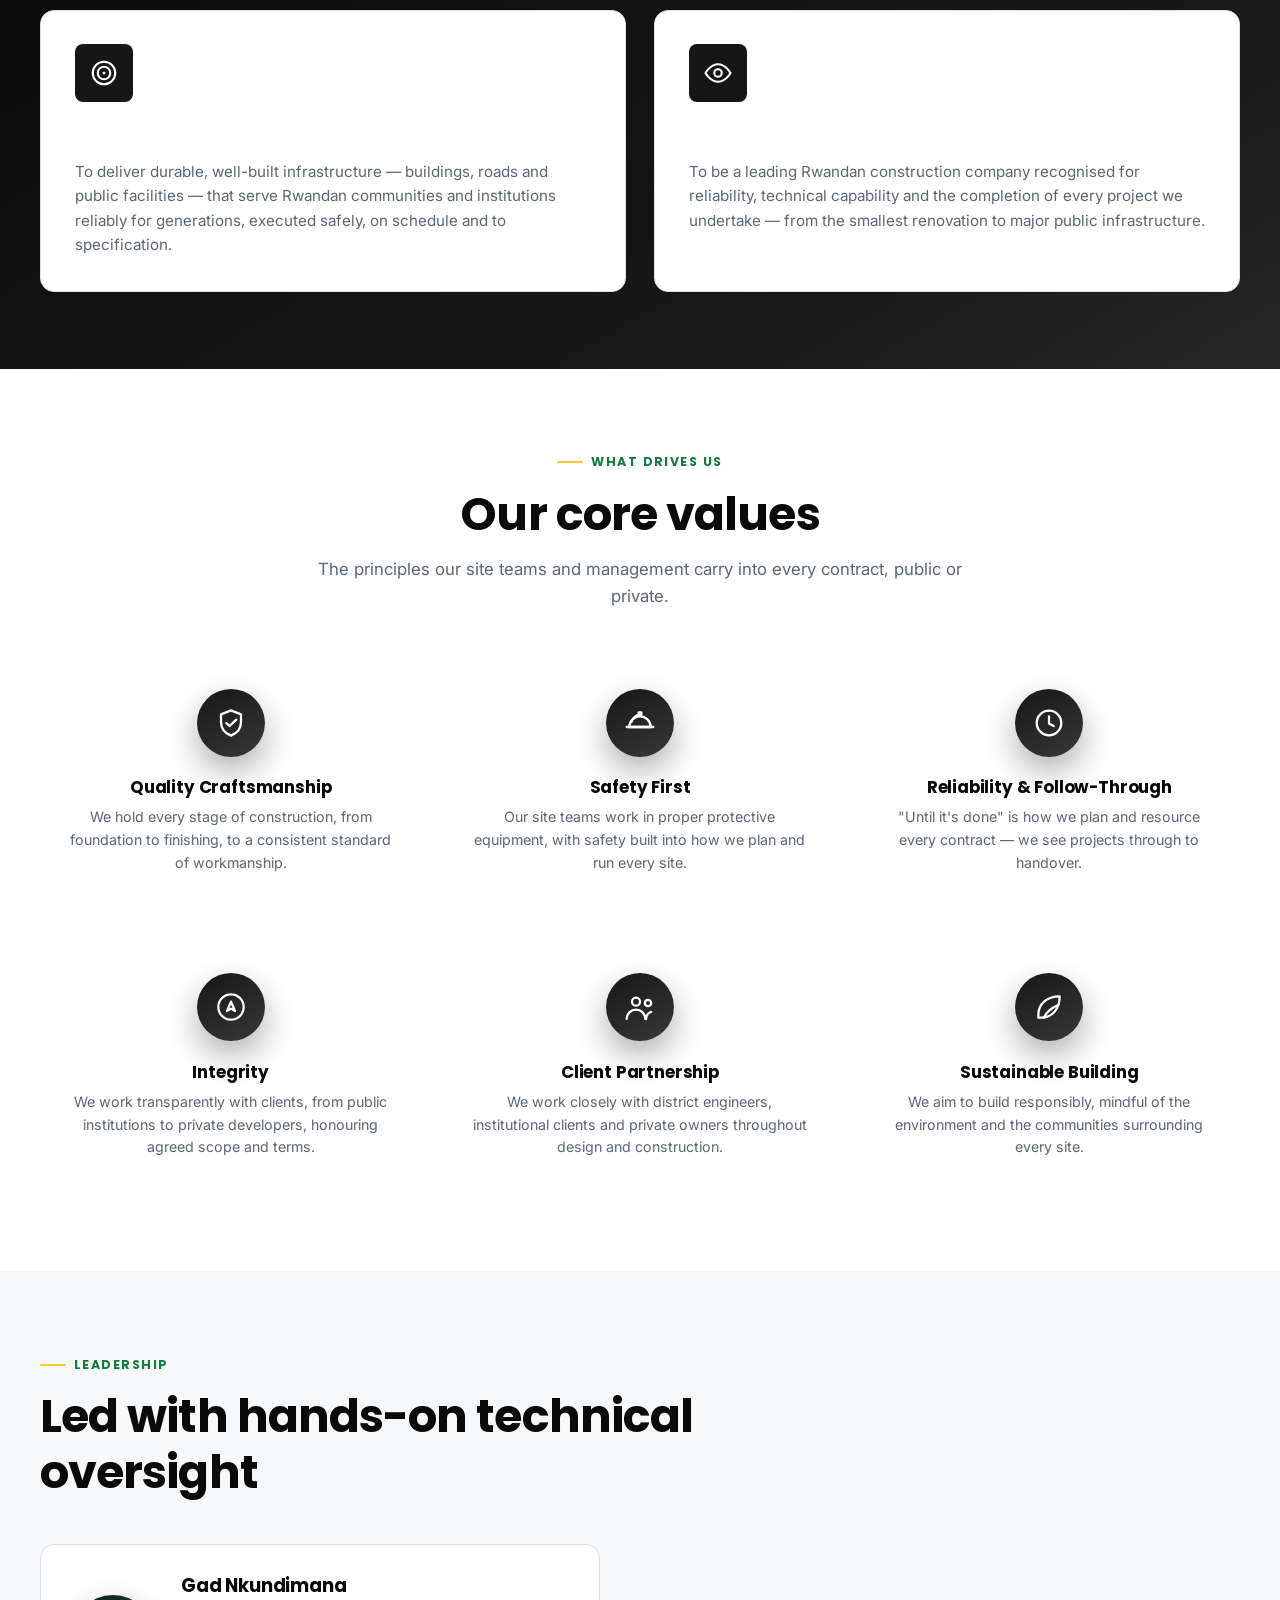
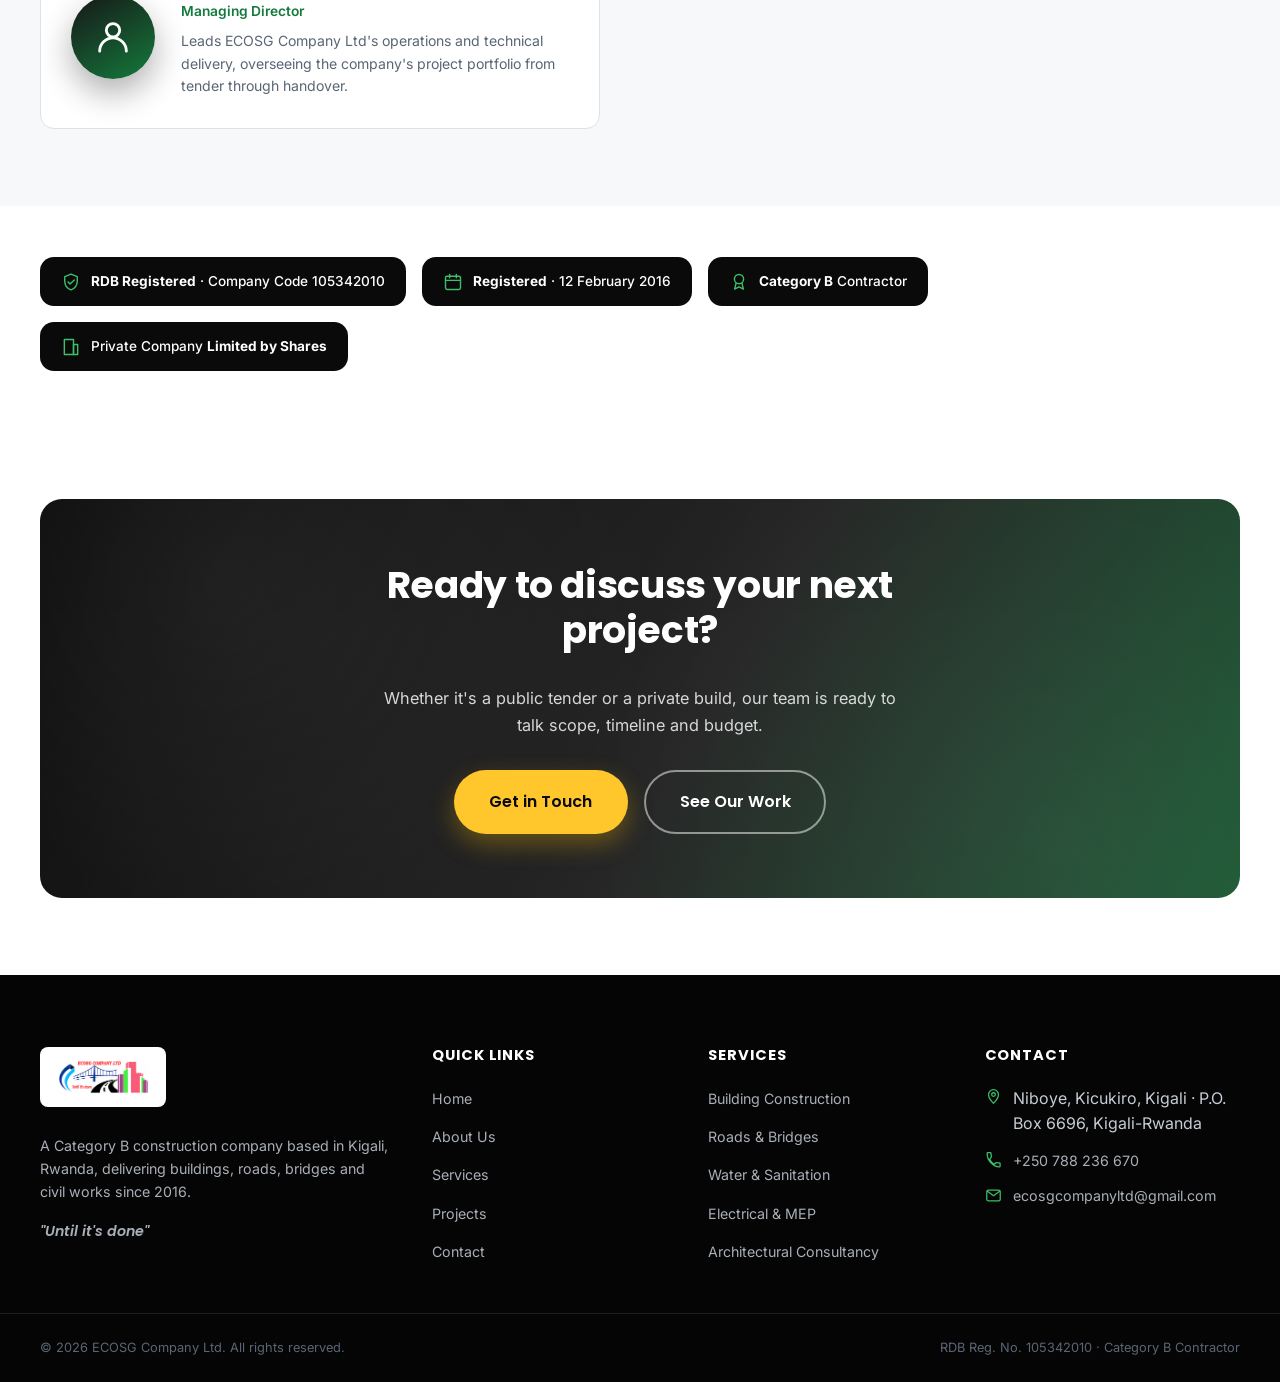
<file: about.html>
<!DOCTYPE html>
<html lang="en">
<head>
<meta charset="UTF-8">
<meta name="viewport" content="width=device-width, initial-scale=1.0">
<title>About Us | ECOSG Company Ltd — Construction Company in Rwanda</title>
<meta name="description" content="ECOSG Company Ltd is a Category B contractor registered with the Rwanda Development Board in 2016. Learn our story, what 'Category B' means, our mission, values and leadership.">
<link rel="canonical" href="about.html">

<meta property="og:type" content="website">
<meta property="og:title" content="About ECOSG Company Ltd">
<meta property="og:description" content="A Category B construction company in Kigali, Rwanda, registered since 2016. Our story, credentials, mission and values.">
<meta property="og:image" content="assets/img/nyabisindu-04-structural-walls.jpg">

<link rel="icon" type="image/png" sizes="32x32" href="assets/img/favicon-32.png">
<link rel="apple-touch-icon" sizes="180x180" href="assets/img/favicon-180.png">
<link rel="icon" type="image/png" sizes="512x512" href="assets/img/favicon-512.png">

<link rel="preconnect" href="https://fonts.googleapis.com">
<link rel="preconnect" href="https://fonts.gstatic.com" crossorigin>
<link href="https://fonts.googleapis.com/css2?family=Inter:wght@400;500;600;700&family=Poppins:wght@600;700&display=swap" rel="stylesheet">
<link rel="stylesheet" href="css/style.css?v=20261112">
</head>
<body>
<a class="skip-link" href="#main">Skip to content</a>

<!-- ============ HEADER ============ -->
<header class="site-header" id="siteHeader">
  <div class="container header-inner">
    <a href="index.html" class="brand" aria-label="ECOSG Company Ltd — Home">
      <img src="assets/img/logo-full.png" alt="ECOSG Company Ltd logo" class="brand-logo" width="400" height="149">
    </a>
    <div class="nav-scrim" id="navScrim"></div>
    <nav class="main-nav" id="mainNav" aria-label="Primary">
      <ul>
        <li><a href="index.html">Home</a></li>
        <li><a href="about.html">About</a></li>
        <li><a href="services.html">Services</a></li>
        <li><a href="projects.html">Projects</a></li>
        <li><a href="contact.html">Contact</a></li>
        <li class="nav-cta"><a href="contact.html" class="btn btn-primary btn-block">Get a Quote</a></li>
      </ul>
    </nav>
    <div class="header-actions">
      <a href="tel:+250788236670" class="header-phone">
        <svg viewBox="0 0 24 24" fill="none" stroke="currentColor" stroke-width="1.8" stroke-linecap="round" stroke-linejoin="round"><path d="M6.6 10.8c1.4 2.8 3.8 5.1 6.6 6.6l2.2-2.2c.3-.3.7-.4 1.1-.3 1.2.4 2.5.6 3.8.6.6 0 1 .4 1 1V20c0 .6-.4 1-1 1C11.6 21 3 12.4 3 2c0-.6.4-1 1-1h3.5c.6 0 1 .4 1 1 0 1.3.2 2.6.6 3.8.1.4 0 .8-.3 1.1L6.6 10.8Z"/></svg>
        +250 788 236 670
      </a>
      <a href="contact.html" class="btn btn-primary header-cta">Get a Quote</a>
      <button class="nav-toggle" id="navToggle" aria-label="Toggle menu" aria-expanded="false" aria-controls="mainNav">
        <span></span><span></span><span></span>
      </button>
    </div>
  </div>
</header>

<main id="main">

<!-- ============ PAGE BANNER ============ -->
<section class="page-banner" style="background-image:url('assets/img/nyabisindu-01-site-works.jpg')">
  <div class="container">
    <div class="breadcrumbs"><a href="index.html">Home</a><span class="sep">/</span><span>About</span></div>
    <h1>Building Rwanda's spaces since 2016</h1>
    <p>A Category B construction company headquartered in Kigali — here's our story, our credentials and the people behind the work.</p>
  </div>
</section>

<!-- ============ TICKER ============ -->
<div class="ticker" aria-hidden="true">
  <div class="ticker-track">
    <div class="ticker-seg">
      <span>Category B Registered Contractor</span>
      <span>Building Rwanda Since 2016</span>
      <span>RDB Certified — Company Code 105342010</span>
      <span>12+ Projects Across Rwanda</span>
      <span>Until It's Done</span>
    </div>
    <div class="ticker-seg">
      <span>Category B Registered Contractor</span>
      <span>Building Rwanda Since 2016</span>
      <span>RDB Certified — Company Code 105342010</span>
      <span>12+ Projects Across Rwanda</span>
      <span>Until It's Done</span>
    </div>
  </div>
</div>

<!-- ============ OUR STORY ============ -->
<section class="section">
  <div class="container">
    <div class="split grid-2-uneven">
      <div class="split-body reveal">
        <div class="eyebrow">Our Story</div>
        <h2>From registration to reputation</h2>
        <p>ECOSG Company Ltd was registered with the Rwanda Development Board on 12 February 2016 as a private company limited by shares, headquartered in Niboye, Kicukiro, in the City of Kigali.</p>
        <p>What began as a newly registered contractor has grown into a Category B construction company with a portfolio spanning industrial and factory buildings, cooperative infrastructure, district government offices, bridges, schools, health centres and public markets.</p>
        <p>Along the way, our clients have come to include district governments, national institutions such as the Rwanda Biomedical Centre, WASAC and the Rwanda Medical &amp; Dental Council, cooperatives and private companies — each project carried through to completion under the principle behind our name: <strong>Until it's done.</strong></p>
        <ul class="check-list">
          <li>
            <svg viewBox="0 0 24 24" fill="none" stroke="currentColor" stroke-width="1.9" stroke-linecap="round" stroke-linejoin="round"><circle cx="12" cy="12" r="9.3"/><path d="m8 12.3 2.6 2.6L16 9.5"/></svg>
            Registered &amp; RDB-certified since 2016 — Company Code 105342010
          </li>
          <li>
            <svg viewBox="0 0 24 24" fill="none" stroke="currentColor" stroke-width="1.9" stroke-linecap="round" stroke-linejoin="round"><circle cx="12" cy="12" r="9.3"/><path d="m8 12.3 2.6 2.6L16 9.5"/></svg>
            Category B general construction contractor
          </li>
          <li>
            <svg viewBox="0 0 24 24" fill="none" stroke="currentColor" stroke-width="1.9" stroke-linecap="round" stroke-linejoin="round"><circle cx="12" cy="12" r="9.3"/><path d="m8 12.3 2.6 2.6L16 9.5"/></svg>
            Headquartered in Niboye, Kicukiro, Kigali
          </li>
        </ul>
      </div>
      <div class="split-media accent-sky reveal reveal-delay-1">
        <img src="assets/img/nyabisindu-04-structural-walls-1000.jpg" alt="Brickwork and structural concrete frame under construction at the Nyabisindu Mini Market" width="1000" height="750" loading="lazy">
      </div>
    </div>
  </div>
</section>

<!-- ============ CATEGORY B EXPLAINER ============ -->
<section class="section-tight">
  <div class="container">
    <div class="info-box reveal">
      <svg viewBox="0 0 24 24" fill="none" stroke="currentColor" stroke-width="1.7" stroke-linecap="round" stroke-linejoin="round"><circle cx="12" cy="8.5" r="5.5"/><path d="m8.5 13.5-1.8 7 5.3-2.7 5.3 2.7-1.8-7"/></svg>
      <div>
        <h4>What does "Category B" mean?</h4>
        <p>Rwanda's construction firms are graded into contractor categories based on technical capacity, qualified personnel, equipment and financial strength. This classification determines the scale of construction tenders — public and private — a company is authorised to undertake. As a Category B contractor, ECOSG Company Ltd has met the requirements to design and deliver medium-to-large scale building and civil engineering works, giving clients confidence in our capacity and compliance.</p>
      </div>
    </div>
  </div>
</section>

<!-- ============ MISSION / VISION ============ -->
<section class="section section-navy">
  <div class="container">
    <div class="grid grid-2">
      <div class="mv-card reveal">
        <div class="service-icon">
          <svg viewBox="0 0 24 24" fill="none" stroke="currentColor" stroke-width="1.7" stroke-linecap="round" stroke-linejoin="round"><circle cx="12" cy="12" r="9"/><circle cx="12" cy="12" r="5"/><circle cx="12" cy="12" r="1.2" fill="currentColor" stroke="none"/></svg>
        </div>
        <h3>Our Mission</h3>
        <p>To deliver durable, well-built infrastructure — buildings, roads and public facilities — that serve Rwandan communities and institutions reliably for generations, executed safely, on schedule and to specification.</p>
      </div>
      <div class="mv-card reveal reveal-delay-1">
        <div class="service-icon">
          <svg viewBox="0 0 24 24" fill="none" stroke="currentColor" stroke-width="1.7" stroke-linecap="round" stroke-linejoin="round"><path d="M2 12s3.8-7 10-7 10 7 10 7-3.8 7-10 7-10-7-10-7Z"/><circle cx="12" cy="12" r="3"/></svg>
        </div>
        <h3>Our Vision</h3>
        <p>To be a leading Rwandan construction company recognised for reliability, technical capability and the completion of every project we undertake — from the smallest renovation to major public infrastructure.</p>
      </div>
    </div>
  </div>
</section>

<!-- ============ VALUES ============ -->
<section class="section">
  <div class="container">
    <div class="section-head center reveal">
      <div class="eyebrow" style="justify-content:center">What Drives Us</div>
      <h2>Our core values</h2>
      <p>The principles our site teams and management carry into every contract, public or private.</p>
    </div>
    <div class="grid grid-3">
      <div class="value-card reveal">
        <div class="value-icon">
          <svg viewBox="0 0 24 24" fill="none" stroke="currentColor" stroke-width="1.7" stroke-linecap="round" stroke-linejoin="round"><path d="M12 2.5 4.5 5.5V11c0 5.2 3.3 8.8 7.5 10.5 4.2-1.7 7.5-5.3 7.5-10.5V5.5L12 2.5Z"/><path d="m8.5 12 2.3 2.3L16 9.5"/></svg>
        </div>
        <h3>Quality Craftsmanship</h3>
        <p>We hold every stage of construction, from foundation to finishing, to a consistent standard of workmanship.</p>
      </div>
      <div class="value-card reveal reveal-delay-1">
        <div class="value-icon">
          <svg viewBox="0 0 24 24" fill="none" stroke="currentColor" stroke-width="1.7" stroke-linecap="round" stroke-linejoin="round"><path d="M4 15a8 8 0 0 1 16 0Z"/><path d="M2 15h20M11 6V4h2v2M12 6c-3 0-5.5 2.2-6.3 5"/></svg>
        </div>
        <h3>Safety First</h3>
        <p>Our site teams work in proper protective equipment, with safety built into how we plan and run every site.</p>
      </div>
      <div class="value-card reveal reveal-delay-2">
        <div class="value-icon">
          <svg viewBox="0 0 24 24" fill="none" stroke="currentColor" stroke-width="1.7" stroke-linecap="round" stroke-linejoin="round"><circle cx="12" cy="12" r="9.2"/><path d="M12 7v5.3l3.5 2"/></svg>
        </div>
        <h3>Reliability &amp; Follow-Through</h3>
        <p>"Until it's done" is how we plan and resource every contract — we see projects through to handover.</p>
      </div>
      <div class="value-card reveal">
        <div class="value-icon">
          <svg viewBox="0 0 24 24" fill="none" stroke="currentColor" stroke-width="1.7" stroke-linecap="round" stroke-linejoin="round"><circle cx="12" cy="12" r="9.5"/><path d="m9 15 3-7 3 7-3-1.8Z"/></svg>
        </div>
        <h3>Integrity</h3>
        <p>We work transparently with clients, from public institutions to private developers, honouring agreed scope and terms.</p>
      </div>
      <div class="value-card reveal reveal-delay-1">
        <div class="value-icon">
          <svg viewBox="0 0 24 24" fill="none" stroke="currentColor" stroke-width="1.7" stroke-linecap="round" stroke-linejoin="round"><circle cx="9" cy="8" r="3"/><path d="M2 21c0-3.9 3.1-7 7-7s7 3.1 7 7"/><circle cx="18" cy="9" r="2.4"/><path d="M16.5 21c.3-2.6 1.8-4.6 3.9-5.4"/></svg>
        </div>
        <h3>Client Partnership</h3>
        <p>We work closely with district engineers, institutional clients and private owners throughout design and construction.</p>
      </div>
      <div class="value-card reveal reveal-delay-2">
        <div class="value-icon">
          <svg viewBox="0 0 24 24" fill="none" stroke="currentColor" stroke-width="1.7" stroke-linecap="round" stroke-linejoin="round"><path d="M20 4C10 4 4 10 4 18v2h2c8 0 14-6 14-16Z"/><path d="M8 20c2-4 5-7 11-9.5"/></svg>
        </div>
        <h3>Sustainable Building</h3>
        <p>We aim to build responsibly, mindful of the environment and the communities surrounding every site.</p>
      </div>
    </div>
  </div>
</section>

<!-- ============ LEADERSHIP ============ -->
<section class="section section-alt">
  <div class="container">
    <div class="section-head reveal">
      <div class="eyebrow">Leadership</div>
      <h2>Led with hands-on technical oversight</h2>
    </div>
    <div class="leader-card reveal">
      <div class="leader-avatar">
        <svg viewBox="0 0 24 24" fill="none" stroke="currentColor" stroke-width="1.7" stroke-linecap="round" stroke-linejoin="round"><circle cx="12" cy="8" r="4"/><path d="M4 20.5c0-4.4 3.6-8 8-8s8 3.6 8 8"/></svg>
      </div>
      <div>
        <h3>Gad Nkundimana</h3>
        <div class="role">Managing Director</div>
        <p class="bio">Leads ECOSG Company Ltd's operations and technical delivery, overseeing the company's project portfolio from tender through handover.</p>
      </div>
    </div>
  </div>
</section>

<!-- ============ CREDENTIALS ============ -->
<section class="section-tight">
  <div class="container">
    <div class="credential-strip reveal">
      <div class="credential-chip">
        <svg viewBox="0 0 24 24" fill="none" stroke="currentColor" stroke-width="1.7" stroke-linecap="round" stroke-linejoin="round"><path d="M12 2.5 4.5 5.5V11c0 5.2 3.3 8.8 7.5 10.5 4.2-1.7 7.5-5.3 7.5-10.5V5.5L12 2.5Z"/><path d="m8.5 12 2.3 2.3L16 9.5"/></svg>
        <span><strong>RDB Registered</strong> &middot; Company Code 105342010</span>
      </div>
      <div class="credential-chip">
        <svg viewBox="0 0 24 24" fill="none" stroke="currentColor" stroke-width="1.7" stroke-linecap="round" stroke-linejoin="round"><rect x="3" y="5" width="18" height="16" rx="2"/><path d="M3 10h18M8 3v4M16 3v4"/></svg>
        <span><strong>Registered</strong> &middot; 12 February 2016</span>
      </div>
      <div class="credential-chip">
        <svg viewBox="0 0 24 24" fill="none" stroke="currentColor" stroke-width="1.7" stroke-linecap="round" stroke-linejoin="round"><circle cx="12" cy="8.5" r="5.5"/><path d="m8.5 13.5-1.8 7 5.3-2.7 5.3 2.7-1.8-7"/></svg>
        <span><strong>Category B</strong> Contractor</span>
      </div>
      <div class="credential-chip">
        <svg viewBox="0 0 24 24" fill="none" stroke="currentColor" stroke-width="1.7" stroke-linecap="round" stroke-linejoin="round"><rect x="4" y="3" width="11" height="18"/><rect x="15" y="9" width="5" height="12"/></svg>
        <span>Private Company <strong>Limited by Shares</strong></span>
      </div>
    </div>
  </div>
</section>

<!-- ============ CTA BANNER ============ -->
<section class="section">
  <div class="container">
    <div class="cta-banner reveal">
      <h2>Ready to discuss your next project?</h2>
      <p>Whether it's a public tender or a private build, our team is ready to talk scope, timeline and budget.</p>
      <div class="cta-actions">
        <a href="contact.html" class="btn btn-primary btn-lg">Get in Touch</a>
        <a href="projects.html" class="btn btn-outline-light btn-lg">See Our Work</a>
      </div>
    </div>
  </div>
</section>
</main>

<!-- ============ FOOTER ============ -->
<footer class="site-footer">
  <div class="container footer-top">
    <div class="footer-grid">
      <div class="footer-col">
        <div class="footer-brand-logo"><img src="assets/img/logo-full.png" alt="ECOSG Company Ltd logo" width="400" height="149" loading="lazy"></div>
        <p>A Category B construction company based in Kigali, Rwanda, delivering buildings, roads, bridges and civil works since 2016.</p>
        <p class="footer-tagline">"Until it's done"</p>
      </div>
      <div class="footer-col">
        <h4>Quick Links</h4>
        <ul>
          <li><a href="index.html">Home</a></li>
          <li><a href="about.html">About Us</a></li>
          <li><a href="services.html">Services</a></li>
          <li><a href="projects.html">Projects</a></li>
          <li><a href="contact.html">Contact</a></li>
        </ul>
      </div>
      <div class="footer-col">
        <h4>Services</h4>
        <ul>
          <li><a href="services.html#building-construction">Building Construction</a></li>
          <li><a href="services.html#roads-bridges">Roads &amp; Bridges</a></li>
          <li><a href="services.html#water-sanitation">Water &amp; Sanitation</a></li>
          <li><a href="services.html#electrical-mep">Electrical &amp; MEP</a></li>
          <li><a href="services.html#consultancy">Architectural Consultancy</a></li>
        </ul>
      </div>
      <div class="footer-col">
        <h4>Contact</h4>
        <ul class="footer-contact">
          <li>
            <svg viewBox="0 0 24 24" fill="none" stroke="currentColor" stroke-width="1.8" stroke-linecap="round" stroke-linejoin="round"><path d="M12 21.5s7-6.3 7-12.2A7 7 0 0 0 5 9.3c0 5.9 7 12.2 7 12.2Z"/><circle cx="12" cy="9.3" r="2.6"/></svg>
            <span>Niboye, Kicukiro, Kigali &middot; P.O. Box 6696, Kigali-Rwanda</span>
          </li>
          <li>
            <svg viewBox="0 0 24 24" fill="none" stroke="currentColor" stroke-width="1.8" stroke-linecap="round" stroke-linejoin="round"><path d="M6.6 10.8c1.4 2.8 3.8 5.1 6.6 6.6l2.2-2.2c.3-.3.7-.4 1.1-.3 1.2.4 2.5.6 3.8.6.6 0 1 .4 1 1V20c0 .6-.4 1-1 1C11.6 21 3 12.4 3 2c0-.6.4-1 1-1h3.5c.6 0 1 .4 1 1 0 1.3.2 2.6.6 3.8.1.4 0 .8-.3 1.1L6.6 10.8Z"/></svg>
            <a href="tel:+250788236670">+250 788 236 670</a>
          </li>
          <li>
            <svg viewBox="0 0 24 24" fill="none" stroke="currentColor" stroke-width="1.8" stroke-linecap="round" stroke-linejoin="round"><rect x="2.5" y="4.5" width="19" height="15" rx="2.2"/><path d="m3.5 6 8.5 6.5L20.5 6"/></svg>
            <a href="mailto:ecosgcompanyltd@gmail.com">ecosgcompanyltd@gmail.com</a>
          </li>
        </ul>
      </div>
    </div>
  </div>
  <div class="footer-bottom">
    <div class="container footer-bottom-inner">
      <p>&copy; <span data-year>2026</span> ECOSG Company Ltd. All rights reserved.</p>
      <p>RDB Reg. No. 105342010 &middot; Category B Contractor</p>
    </div>
  </div>
</footer>

<a href="https://wa.me/250788236670?text=Hello%20ECOSG%2C%20I%27d%20like%20to%20enquire%20about%20a%20construction%20project." class="whatsapp-float" target="_blank" rel="noopener" aria-label="Chat with ECOSG on WhatsApp">
  <svg viewBox="0 0 24 24" fill="currentColor"><path d="M12 2C6.5 2 2 6.5 2 12c0 1.9.5 3.6 1.4 5.1L2 22l5.1-1.3c1.4.8 3.1 1.2 4.9 1.2 5.5 0 10-4.5 10-10S17.5 2 12 2Zm0 18.2c-1.6 0-3.1-.4-4.4-1.2l-.3-.2-3 .8.8-2.9-.2-.3A8.2 8.2 0 1 1 20.2 12c0 4.5-3.7 8.2-8.2 8.2Zm4.5-6.1c-.2-.1-1.5-.7-1.7-.8-.2-.1-.4-.1-.6.1-.2.2-.7.8-.8 1-.2.2-.3.2-.5.1-.2-.1-1-.4-1.9-1.2-.7-.6-1.2-1.4-1.3-1.6-.1-.2 0-.4.1-.5.1-.1.2-.3.4-.4.1-.1.2-.2.2-.4.1-.2 0-.3 0-.5s-.6-1.5-.9-2c-.2-.5-.5-.4-.6-.4h-.5c-.2 0-.5.1-.7.3-.2.2-1 1-1 2.3 0 1.4 1 2.7 1.1 2.9.1.2 2 3.1 4.9 4.3.7.3 1.2.5 1.6.6.7.2 1.3.2 1.8.1.5-.1 1.5-.6 1.7-1.2.2-.6.2-1.1.2-1.2-.1-.2-.3-.2-.5-.3Z"/></svg>
</a>
<button class="back-to-top" id="backToTop" aria-label="Back to top">
  <svg viewBox="0 0 24 24" fill="none" stroke="currentColor" stroke-width="2" stroke-linecap="round" stroke-linejoin="round"><path d="M12 19V5M5 12l7-7 7 7"/></svg>
</button>

<script src="js/main.js?v=20260919"></script>
</body>
</html>
</file>
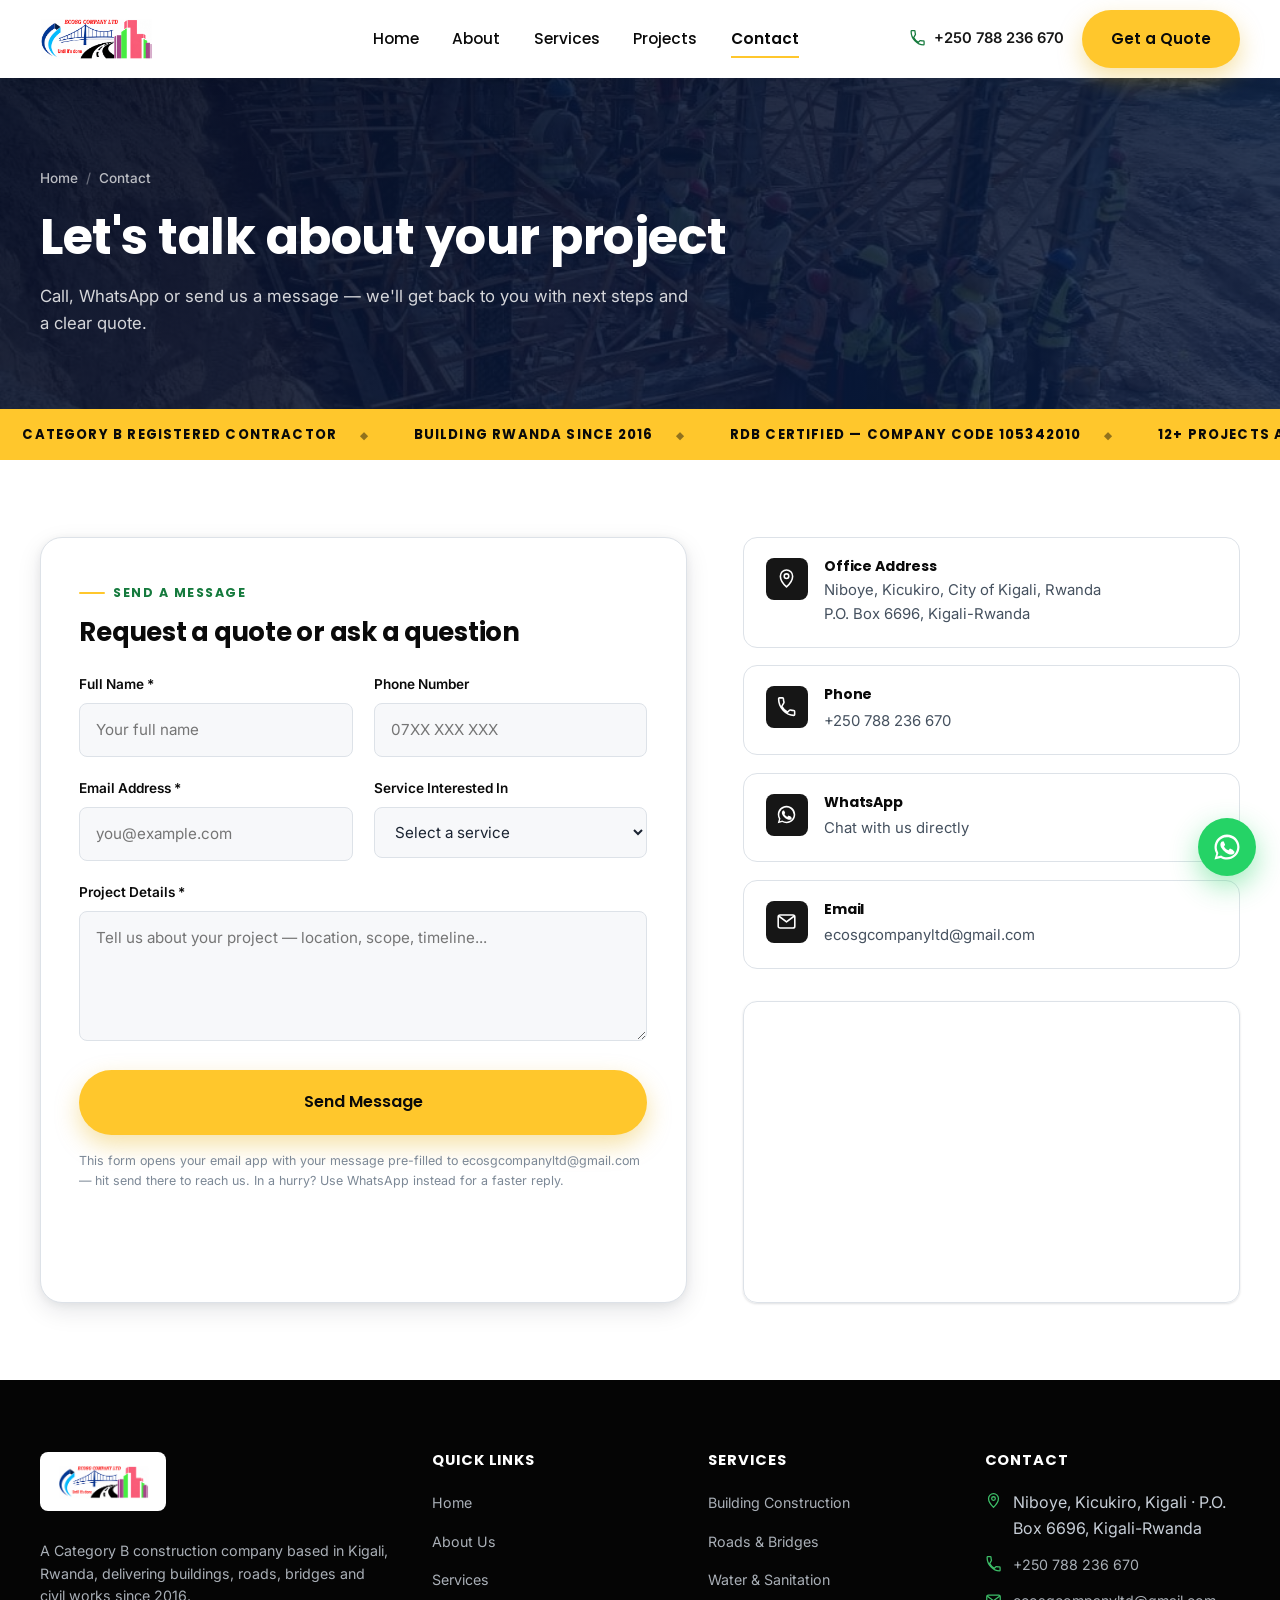
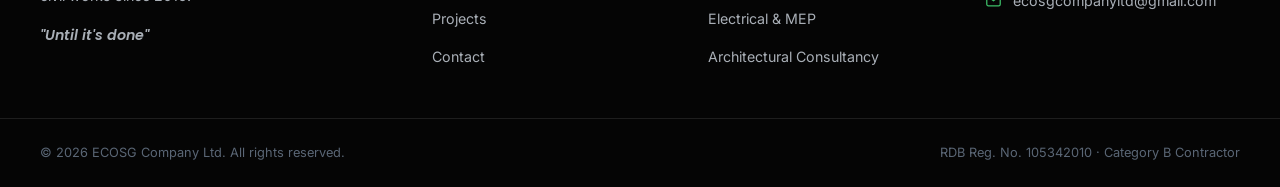
<file: contact.html>
<!DOCTYPE html>
<html lang="en">
<head>
<meta charset="UTF-8">
<meta name="viewport" content="width=device-width, initial-scale=1.0">
<title>Contact Us | ECOSG Company Ltd</title>
<meta name="description" content="Get in touch with ECOSG Company Ltd in Kigali, Rwanda. Call, WhatsApp or email us for a construction quote, or visit our office in Niboye, Kicukiro.">
<link rel="canonical" href="contact.html">

<meta property="og:type" content="website">
<meta property="og:title" content="Contact ECOSG Company Ltd">
<meta property="og:description" content="Call, WhatsApp or email ECOSG Company Ltd for a construction quote. Office in Niboye, Kicukiro, Kigali.">
<meta property="og:image" content="assets/img/nyabisindu-02-foundation-works.jpg">

<link rel="icon" type="image/png" sizes="32x32" href="assets/img/favicon-32.png">
<link rel="apple-touch-icon" sizes="180x180" href="assets/img/favicon-180.png">
<link rel="icon" type="image/png" sizes="512x512" href="assets/img/favicon-512.png">

<link rel="preconnect" href="https://fonts.googleapis.com">
<link rel="preconnect" href="https://fonts.gstatic.com" crossorigin>
<link href="https://fonts.googleapis.com/css2?family=Inter:wght@400;500;600;700&family=Poppins:wght@600;700&display=swap" rel="stylesheet">
<link rel="stylesheet" href="css/style.css?v=20261112">
</head>
<body>
<a class="skip-link" href="#main">Skip to content</a>

<!-- ============ HEADER ============ -->
<header class="site-header" id="siteHeader">
  <div class="container header-inner">
    <a href="index.html" class="brand" aria-label="ECOSG Company Ltd — Home">
      <img src="assets/img/logo-full.png" alt="ECOSG Company Ltd logo" class="brand-logo" width="400" height="149">
    </a>
    <div class="nav-scrim" id="navScrim"></div>
    <nav class="main-nav" id="mainNav" aria-label="Primary">
      <ul>
        <li><a href="index.html">Home</a></li>
        <li><a href="about.html">About</a></li>
        <li><a href="services.html">Services</a></li>
        <li><a href="projects.html">Projects</a></li>
        <li><a href="contact.html">Contact</a></li>
        <li class="nav-cta"><a href="contact.html" class="btn btn-primary btn-block">Get a Quote</a></li>
      </ul>
    </nav>
    <div class="header-actions">
      <a href="tel:+250788236670" class="header-phone">
        <svg viewBox="0 0 24 24" fill="none" stroke="currentColor" stroke-width="1.8" stroke-linecap="round" stroke-linejoin="round"><path d="M6.6 10.8c1.4 2.8 3.8 5.1 6.6 6.6l2.2-2.2c.3-.3.7-.4 1.1-.3 1.2.4 2.5.6 3.8.6.6 0 1 .4 1 1V20c0 .6-.4 1-1 1C11.6 21 3 12.4 3 2c0-.6.4-1 1-1h3.5c.6 0 1 .4 1 1 0 1.3.2 2.6.6 3.8.1.4 0 .8-.3 1.1L6.6 10.8Z"/></svg>
        +250 788 236 670
      </a>
      <a href="contact.html" class="btn btn-primary header-cta">Get a Quote</a>
      <button class="nav-toggle" id="navToggle" aria-label="Toggle menu" aria-expanded="false" aria-controls="mainNav">
        <span></span><span></span><span></span>
      </button>
    </div>
  </div>
</header>

<main id="main">

<!-- ============ PAGE BANNER ============ -->
<section class="page-banner" style="background-image:url('assets/img/nyabisindu-02-foundation-works.jpg')">
  <div class="container">
    <div class="breadcrumbs"><a href="index.html">Home</a><span class="sep">/</span><span>Contact</span></div>
    <h1>Let's talk about your project</h1>
    <p>Call, WhatsApp or send us a message — we'll get back to you with next steps and a clear quote.</p>
  </div>
</section>

<!-- ============ TICKER ============ -->
<div class="ticker" aria-hidden="true">
  <div class="ticker-track">
    <div class="ticker-seg">
      <span>Category B Registered Contractor</span>
      <span>Building Rwanda Since 2016</span>
      <span>RDB Certified — Company Code 105342010</span>
      <span>12+ Projects Across Rwanda</span>
      <span>Until It's Done</span>
    </div>
    <div class="ticker-seg">
      <span>Category B Registered Contractor</span>
      <span>Building Rwanda Since 2016</span>
      <span>RDB Certified — Company Code 105342010</span>
      <span>12+ Projects Across Rwanda</span>
      <span>Until It's Done</span>
    </div>
  </div>
</div>

<!-- ============ CONTACT ============ -->
<section class="section">
  <div class="container">
    <div class="contact-grid">

      <div class="contact-form-card reveal">
        <div class="eyebrow">Send a Message</div>
        <h2 style="font-size:1.6rem; margin-bottom:1.6rem">Request a quote or ask a question</h2>
        <form id="contactForm" novalidate>
          <div class="form-row cols-2">
            <div class="field">
              <label for="name">Full Name *</label>
              <input type="text" id="name" name="name" required autocomplete="name" placeholder="Your full name">
            </div>
            <div class="field">
              <label for="phone">Phone Number</label>
              <input type="tel" id="phone" name="phone" autocomplete="tel" placeholder="07XX XXX XXX">
            </div>
          </div>
          <div class="form-row cols-2">
            <div class="field">
              <label for="email">Email Address *</label>
              <input type="email" id="email" name="email" required autocomplete="email" placeholder="you@example.com">
            </div>
            <div class="field">
              <label for="service">Service Interested In</label>
              <select id="service" name="service">
                <option value="">Select a service</option>
                <option value="Building Construction">Building Construction</option>
                <option value="Public & Institutional Buildings">Public &amp; Institutional Buildings</option>
                <option value="Roads, Bridges & Civil Works">Roads, Bridges &amp; Civil Works</option>
                <option value="Site Preparation & Earthworks">Site Preparation &amp; Earthworks</option>
                <option value="Water, Sanitation & Drainage">Water, Sanitation &amp; Drainage</option>
                <option value="Electrical, Plumbing & MEP">Electrical, Plumbing &amp; MEP</option>
                <option value="Finishing & Carpentry">Finishing &amp; Carpentry</option>
                <option value="Architectural & Engineering Consultancy">Architectural &amp; Engineering Consultancy</option>
                <option value="Other">Other / Not sure yet</option>
              </select>
            </div>
          </div>
          <div class="form-row">
            <div class="field">
              <label for="message">Project Details *</label>
              <textarea id="message" name="message" required placeholder="Tell us about your project — location, scope, timeline..."></textarea>
            </div>
          </div>
          <button type="submit" class="btn btn-primary btn-lg btn-block">Send Message</button>
          <p class="field-note">This form opens your email app with your message pre-filled to ecosgcompanyltd@gmail.com — hit send there to reach us. In a hurry? Use WhatsApp instead for a faster reply.</p>
          <div class="form-status" id="formStatus" role="status"></div>
        </form>
      </div>

      <div class="reveal reveal-delay-1">
        <div class="contact-info-list">
          <div class="contact-info-item">
            <div class="ico"><svg viewBox="0 0 24 24" fill="none" stroke="currentColor" stroke-width="1.8" stroke-linecap="round" stroke-linejoin="round"><path d="M12 21.5s7-6.3 7-12.2A7 7 0 0 0 5 9.3c0 5.9 7 12.2 7 12.2Z"/><circle cx="12" cy="9.3" r="2.6"/></svg></div>
            <div>
              <h4>Office Address</h4>
              <p>Niboye, Kicukiro, City of Kigali, Rwanda<br>P.O. Box 6696, Kigali-Rwanda</p>
            </div>
          </div>
          <div class="contact-info-item">
            <div class="ico"><svg viewBox="0 0 24 24" fill="none" stroke="currentColor" stroke-width="1.8" stroke-linecap="round" stroke-linejoin="round"><path d="M6.6 10.8c1.4 2.8 3.8 5.1 6.6 6.6l2.2-2.2c.3-.3.7-.4 1.1-.3 1.2.4 2.5.6 3.8.6.6 0 1 .4 1 1V20c0 .6-.4 1-1 1C11.6 21 3 12.4 3 2c0-.6.4-1 1-1h3.5c.6 0 1 .4 1 1 0 1.3.2 2.6.6 3.8.1.4 0 .8-.3 1.1L6.6 10.8Z"/></svg></div>
            <div>
              <h4>Phone</h4>
              <a href="tel:+250788236670">+250 788 236 670</a>
            </div>
          </div>
          <div class="contact-info-item">
            <div class="ico"><svg viewBox="0 0 24 24" fill="currentColor"><path d="M12 2C6.5 2 2 6.5 2 12c0 1.9.5 3.6 1.4 5.1L2 22l5.1-1.3c1.4.8 3.1 1.2 4.9 1.2 5.5 0 10-4.5 10-10S17.5 2 12 2Zm0 18.2c-1.6 0-3.1-.4-4.4-1.2l-.3-.2-3 .8.8-2.9-.2-.3A8.2 8.2 0 1 1 20.2 12c0 4.5-3.7 8.2-8.2 8.2Zm4.5-6.1c-.2-.1-1.5-.7-1.7-.8-.2-.1-.4-.1-.6.1-.2.2-.7.8-.8 1-.2.2-.3.2-.5.1-.2-.1-1-.4-1.9-1.2-.7-.6-1.2-1.4-1.3-1.6-.1-.2 0-.4.1-.5.1-.1.2-.3.4-.4.1-.1.2-.2.2-.4.1-.2 0-.3 0-.5s-.6-1.5-.9-2c-.2-.5-.5-.4-.6-.4h-.5c-.2 0-.5.1-.7.3-.2.2-1 1-1 2.3 0 1.4 1 2.7 1.1 2.9.1.2 2 3.1 4.9 4.3.7.3 1.2.5 1.6.6.7.2 1.3.2 1.8.1.5-.1 1.5-.6 1.7-1.2.2-.6.2-1.1.2-1.2-.1-.2-.3-.2-.5-.3Z"/></svg></div>
            <div>
              <h4>WhatsApp</h4>
              <a href="https://wa.me/250788236670?text=Hello%20ECOSG%2C%20I%27d%20like%20to%20enquire%20about%20a%20construction%20project." target="_blank" rel="noopener">Chat with us directly</a>
            </div>
          </div>
          <div class="contact-info-item">
            <div class="ico"><svg viewBox="0 0 24 24" fill="none" stroke="currentColor" stroke-width="1.8" stroke-linecap="round" stroke-linejoin="round"><rect x="2.5" y="4.5" width="19" height="15" rx="2.2"/><path d="m3.5 6 8.5 6.5L20.5 6"/></svg></div>
            <div>
              <h4>Email</h4>
              <a href="mailto:ecosgcompanyltd@gmail.com">ecosgcompanyltd@gmail.com</a>
            </div>
          </div>
        </div>

        <div class="map-embed">
          <iframe src="https://www.google.com/maps?q=Niboye,+Kicukiro,+Kigali,+Rwanda&output=embed" title="Map showing ECOSG Company Ltd office area in Niboye, Kicukiro, Kigali" loading="lazy" referrerpolicy="no-referrer-when-downgrade"></iframe>
        </div>
      </div>

    </div>
  </div>
</section>
</main>

<!-- ============ FOOTER ============ -->
<footer class="site-footer">
  <div class="container footer-top">
    <div class="footer-grid">
      <div class="footer-col">
        <div class="footer-brand-logo"><img src="assets/img/logo-full.png" alt="ECOSG Company Ltd logo" width="400" height="149" loading="lazy"></div>
        <p>A Category B construction company based in Kigali, Rwanda, delivering buildings, roads, bridges and civil works since 2016.</p>
        <p class="footer-tagline">"Until it's done"</p>
      </div>
      <div class="footer-col">
        <h4>Quick Links</h4>
        <ul>
          <li><a href="index.html">Home</a></li>
          <li><a href="about.html">About Us</a></li>
          <li><a href="services.html">Services</a></li>
          <li><a href="projects.html">Projects</a></li>
          <li><a href="contact.html">Contact</a></li>
        </ul>
      </div>
      <div class="footer-col">
        <h4>Services</h4>
        <ul>
          <li><a href="services.html#building-construction">Building Construction</a></li>
          <li><a href="services.html#roads-bridges">Roads &amp; Bridges</a></li>
          <li><a href="services.html#water-sanitation">Water &amp; Sanitation</a></li>
          <li><a href="services.html#electrical-mep">Electrical &amp; MEP</a></li>
          <li><a href="services.html#consultancy">Architectural Consultancy</a></li>
        </ul>
      </div>
      <div class="footer-col">
        <h4>Contact</h4>
        <ul class="footer-contact">
          <li>
            <svg viewBox="0 0 24 24" fill="none" stroke="currentColor" stroke-width="1.8" stroke-linecap="round" stroke-linejoin="round"><path d="M12 21.5s7-6.3 7-12.2A7 7 0 0 0 5 9.3c0 5.9 7 12.2 7 12.2Z"/><circle cx="12" cy="9.3" r="2.6"/></svg>
            <span>Niboye, Kicukiro, Kigali &middot; P.O. Box 6696, Kigali-Rwanda</span>
          </li>
          <li>
            <svg viewBox="0 0 24 24" fill="none" stroke="currentColor" stroke-width="1.8" stroke-linecap="round" stroke-linejoin="round"><path d="M6.6 10.8c1.4 2.8 3.8 5.1 6.6 6.6l2.2-2.2c.3-.3.7-.4 1.1-.3 1.2.4 2.5.6 3.8.6.6 0 1 .4 1 1V20c0 .6-.4 1-1 1C11.6 21 3 12.4 3 2c0-.6.4-1 1-1h3.5c.6 0 1 .4 1 1 0 1.3.2 2.6.6 3.8.1.4 0 .8-.3 1.1L6.6 10.8Z"/></svg>
            <a href="tel:+250788236670">+250 788 236 670</a>
          </li>
          <li>
            <svg viewBox="0 0 24 24" fill="none" stroke="currentColor" stroke-width="1.8" stroke-linecap="round" stroke-linejoin="round"><rect x="2.5" y="4.5" width="19" height="15" rx="2.2"/><path d="m3.5 6 8.5 6.5L20.5 6"/></svg>
            <a href="mailto:ecosgcompanyltd@gmail.com">ecosgcompanyltd@gmail.com</a>
          </li>
        </ul>
      </div>
    </div>
  </div>
  <div class="footer-bottom">
    <div class="container footer-bottom-inner">
      <p>&copy; <span data-year>2026</span> ECOSG Company Ltd. All rights reserved.</p>
      <p>RDB Reg. No. 105342010 &middot; Category B Contractor</p>
    </div>
  </div>
</footer>

<a href="https://wa.me/250788236670?text=Hello%20ECOSG%2C%20I%27d%20like%20to%20enquire%20about%20a%20construction%20project." class="whatsapp-float" target="_blank" rel="noopener" aria-label="Chat with ECOSG on WhatsApp">
  <svg viewBox="0 0 24 24" fill="currentColor"><path d="M12 2C6.5 2 2 6.5 2 12c0 1.9.5 3.6 1.4 5.1L2 22l5.1-1.3c1.4.8 3.1 1.2 4.9 1.2 5.5 0 10-4.5 10-10S17.5 2 12 2Zm0 18.2c-1.6 0-3.1-.4-4.4-1.2l-.3-.2-3 .8.8-2.9-.2-.3A8.2 8.2 0 1 1 20.2 12c0 4.5-3.7 8.2-8.2 8.2Zm4.5-6.1c-.2-.1-1.5-.7-1.7-.8-.2-.1-.4-.1-.6.1-.2.2-.7.8-.8 1-.2.2-.3.2-.5.1-.2-.1-1-.4-1.9-1.2-.7-.6-1.2-1.4-1.3-1.6-.1-.2 0-.4.1-.5.1-.1.2-.3.4-.4.1-.1.2-.2.2-.4.1-.2 0-.3 0-.5s-.6-1.5-.9-2c-.2-.5-.5-.4-.6-.4h-.5c-.2 0-.5.1-.7.3-.2.2-1 1-1 2.3 0 1.4 1 2.7 1.1 2.9.1.2 2 3.1 4.9 4.3.7.3 1.2.5 1.6.6.7.2 1.3.2 1.8.1.5-.1 1.5-.6 1.7-1.2.2-.6.2-1.1.2-1.2-.1-.2-.3-.2-.5-.3Z"/></svg>
</a>
<button class="back-to-top" id="backToTop" aria-label="Back to top">
  <svg viewBox="0 0 24 24" fill="none" stroke="currentColor" stroke-width="2" stroke-linecap="round" stroke-linejoin="round"><path d="M12 19V5M5 12l7-7 7 7"/></svg>
</button>

<script src="js/main.js?v=20260919"></script>
</body>
</html>
</file>
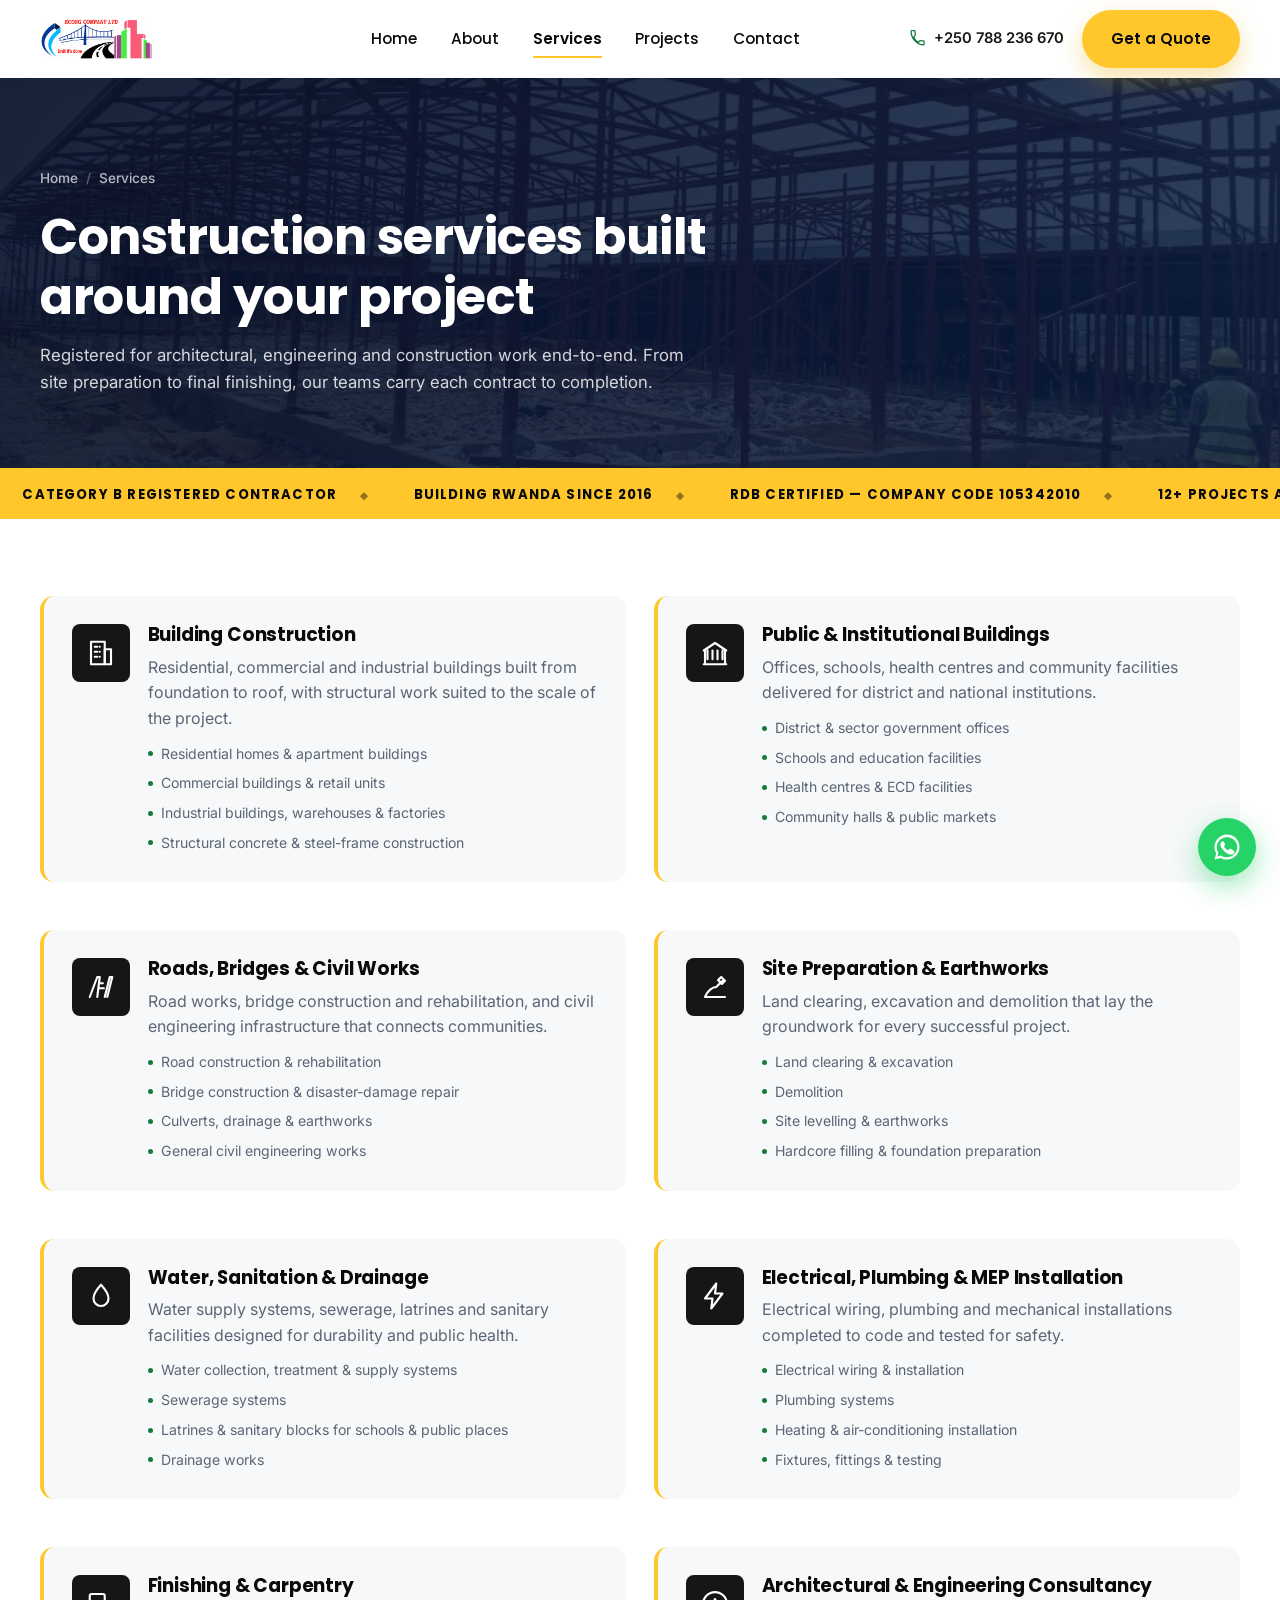
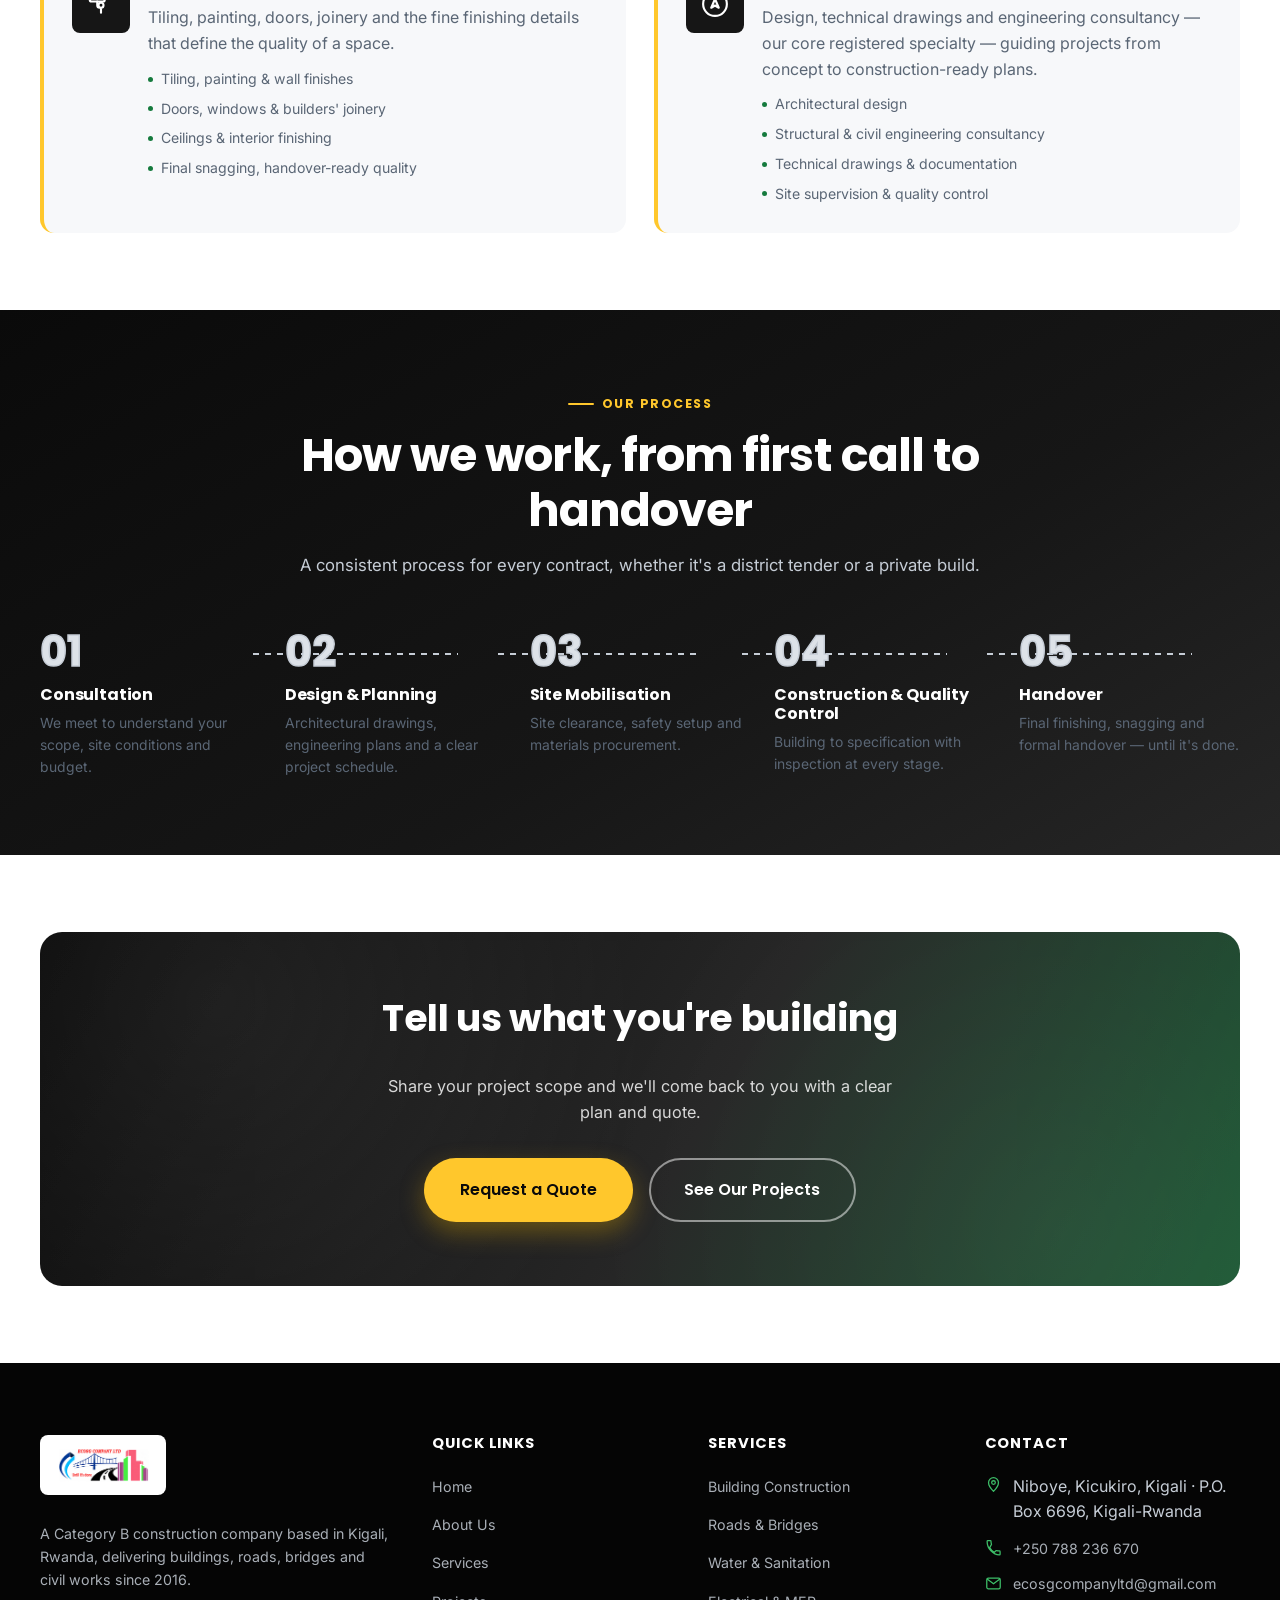
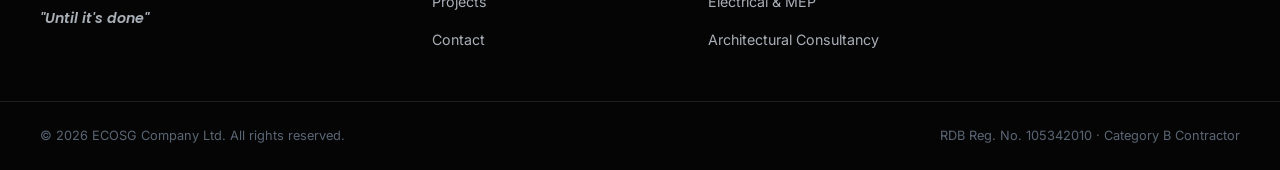
<file: services.html>
<!DOCTYPE html>
<html lang="en">
<head>
<meta charset="UTF-8">
<meta name="viewport" content="width=device-width, initial-scale=1.0">
<title>Our Services | ECOSG Company Ltd Construction Services</title>
<meta name="description" content="Explore ECOSG Company Ltd's construction services: building construction, roads & bridges, civil works, water & sanitation, electrical & plumbing, finishing and architectural consultancy.">
<link rel="canonical" href="services.html">

<meta property="og:type" content="website">
<meta property="og:title" content="Construction Services | ECOSG Company Ltd">
<meta property="og:description" content="Full-scope construction services in Rwanda: buildings, roads & bridges, water & sanitation, MEP installation, finishing and architectural consultancy.">
<meta property="og:image" content="assets/img/nyabisindu-03-steel-frame.jpg">

<link rel="icon" type="image/png" sizes="32x32" href="assets/img/favicon-32.png">
<link rel="apple-touch-icon" sizes="180x180" href="assets/img/favicon-180.png">
<link rel="icon" type="image/png" sizes="512x512" href="assets/img/favicon-512.png">

<link rel="preconnect" href="https://fonts.googleapis.com">
<link rel="preconnect" href="https://fonts.gstatic.com" crossorigin>
<link href="https://fonts.googleapis.com/css2?family=Inter:wght@400;500;600;700&family=Poppins:wght@600;700&display=swap" rel="stylesheet">
<link rel="stylesheet" href="css/style.css?v=20261112">
</head>
<body>
<a class="skip-link" href="#main">Skip to content</a>

<!-- ============ HEADER ============ -->
<header class="site-header" id="siteHeader">
  <div class="container header-inner">
    <a href="index.html" class="brand" aria-label="ECOSG Company Ltd — Home">
      <img src="assets/img/logo-full.png" alt="ECOSG Company Ltd logo" class="brand-logo" width="400" height="149">
    </a>
    <div class="nav-scrim" id="navScrim"></div>
    <nav class="main-nav" id="mainNav" aria-label="Primary">
      <ul>
        <li><a href="index.html">Home</a></li>
        <li><a href="about.html">About</a></li>
        <li><a href="services.html">Services</a></li>
        <li><a href="projects.html">Projects</a></li>
        <li><a href="contact.html">Contact</a></li>
        <li class="nav-cta"><a href="contact.html" class="btn btn-primary btn-block">Get a Quote</a></li>
      </ul>
    </nav>
    <div class="header-actions">
      <a href="tel:+250788236670" class="header-phone">
        <svg viewBox="0 0 24 24" fill="none" stroke="currentColor" stroke-width="1.8" stroke-linecap="round" stroke-linejoin="round"><path d="M6.6 10.8c1.4 2.8 3.8 5.1 6.6 6.6l2.2-2.2c.3-.3.7-.4 1.1-.3 1.2.4 2.5.6 3.8.6.6 0 1 .4 1 1V20c0 .6-.4 1-1 1C11.6 21 3 12.4 3 2c0-.6.4-1 1-1h3.5c.6 0 1 .4 1 1 0 1.3.2 2.6.6 3.8.1.4 0 .8-.3 1.1L6.6 10.8Z"/></svg>
        +250 788 236 670
      </a>
      <a href="contact.html" class="btn btn-primary header-cta">Get a Quote</a>
      <button class="nav-toggle" id="navToggle" aria-label="Toggle menu" aria-expanded="false" aria-controls="mainNav">
        <span></span><span></span><span></span>
      </button>
    </div>
  </div>
</header>

<main id="main">

<!-- ============ PAGE BANNER ============ -->
<section class="page-banner" style="background-image:url('assets/img/nyabisindu-03-steel-frame.jpg')">
  <div class="container">
    <div class="breadcrumbs"><a href="index.html">Home</a><span class="sep">/</span><span>Services</span></div>
    <h1>Construction services built around your project</h1>
    <p>Registered for architectural, engineering and construction work end-to-end. From site preparation to final finishing, our teams carry each contract to completion.</p>
  </div>
</section>

<!-- ============ TICKER ============ -->
<div class="ticker" aria-hidden="true">
  <div class="ticker-track">
    <div class="ticker-seg">
      <span>Category B Registered Contractor</span>
      <span>Building Rwanda Since 2016</span>
      <span>RDB Certified — Company Code 105342010</span>
      <span>12+ Projects Across Rwanda</span>
      <span>Until It's Done</span>
    </div>
    <div class="ticker-seg">
      <span>Category B Registered Contractor</span>
      <span>Building Rwanda Since 2016</span>
      <span>RDB Certified — Company Code 105342010</span>
      <span>12+ Projects Across Rwanda</span>
      <span>Until It's Done</span>
    </div>
  </div>
</div>

<!-- ============ SERVICES DETAIL ============ -->
<section class="section">
  <div class="container">
    <div class="grid grid-2" style="row-gap:3rem">

      <div class="service-list-item reveal" id="building-construction">
        <div class="service-icon">
          <svg viewBox="0 0 24 24" fill="none" stroke="currentColor" stroke-width="1.7" stroke-linecap="round" stroke-linejoin="round"><rect x="4" y="3" width="11" height="18"/><rect x="15" y="9" width="5" height="12"/><path d="M7 7h2M11 7h0M7 11h2M11 11h0M7 15h2M11 15h0"/></svg>
        </div>
        <div>
          <h3>Building Construction</h3>
          <p>Residential, commercial and industrial buildings built from foundation to roof, with structural work suited to the scale of the project.</p>
          <ul>
            <li>Residential homes &amp; apartment buildings</li>
            <li>Commercial buildings &amp; retail units</li>
            <li>Industrial buildings, warehouses &amp; factories</li>
            <li>Structural concrete &amp; steel-frame construction</li>
          </ul>
        </div>
      </div>

      <div class="service-list-item reveal reveal-delay-1" id="public-institutional">
        <div class="service-icon">
          <svg viewBox="0 0 24 24" fill="none" stroke="currentColor" stroke-width="1.7" stroke-linecap="round" stroke-linejoin="round"><path d="M3 21h18M4 21V10M20 21V10M3 10l9-6 9 6M6 10v7M10 10v7M14 10v7M18 10v7"/></svg>
        </div>
        <div>
          <h3>Public &amp; Institutional Buildings</h3>
          <p>Offices, schools, health centres and community facilities delivered for district and national institutions.</p>
          <ul>
            <li>District &amp; sector government offices</li>
            <li>Schools and education facilities</li>
            <li>Health centres &amp; ECD facilities</li>
            <li>Community halls &amp; public markets</li>
          </ul>
        </div>
      </div>

      <div class="service-list-item reveal" id="roads-bridges">
        <div class="service-icon">
          <svg viewBox="0 0 24 24" fill="none" stroke="currentColor" stroke-width="1.7" stroke-linecap="round" stroke-linejoin="round"><path d="M3 20 9 4h2l-2 16M15 20l4-16h2l-4 16M10.5 9h3M9.7 13h4.6"/></svg>
        </div>
        <div>
          <h3>Roads, Bridges &amp; Civil Works</h3>
          <p>Road works, bridge construction and rehabilitation, and civil engineering infrastructure that connects communities.</p>
          <ul>
            <li>Road construction &amp; rehabilitation</li>
            <li>Bridge construction &amp; disaster-damage repair</li>
            <li>Culverts, drainage &amp; earthworks</li>
            <li>General civil engineering works</li>
          </ul>
        </div>
      </div>

      <div class="service-list-item reveal reveal-delay-1" id="site-preparation">
        <div class="service-icon">
          <svg viewBox="0 0 24 24" fill="none" stroke="currentColor" stroke-width="1.7" stroke-linecap="round" stroke-linejoin="round"><path d="M4 20c2-5 6-8 9-8M4 20h16M13 12l6-6M17 4l3 3-2.5 2.5-3-3Z"/></svg>
        </div>
        <div>
          <h3>Site Preparation &amp; Earthworks</h3>
          <p>Land clearing, excavation and demolition that lay the groundwork for every successful project.</p>
          <ul>
            <li>Land clearing &amp; excavation</li>
            <li>Demolition</li>
            <li>Site levelling &amp; earthworks</li>
            <li>Hardcore filling &amp; foundation preparation</li>
          </ul>
        </div>
      </div>

      <div class="service-list-item reveal" id="water-sanitation">
        <div class="service-icon">
          <svg viewBox="0 0 24 24" fill="none" stroke="currentColor" stroke-width="1.7" stroke-linecap="round" stroke-linejoin="round"><path d="M12 3s6 6.5 6 11a6 6 0 1 1-12 0c0-4.5 6-11 6-11Z"/></svg>
        </div>
        <div>
          <h3>Water, Sanitation &amp; Drainage</h3>
          <p>Water supply systems, sewerage, latrines and sanitary facilities designed for durability and public health.</p>
          <ul>
            <li>Water collection, treatment &amp; supply systems</li>
            <li>Sewerage systems</li>
            <li>Latrines &amp; sanitary blocks for schools &amp; public places</li>
            <li>Drainage works</li>
          </ul>
        </div>
      </div>

      <div class="service-list-item reveal reveal-delay-1" id="electrical-mep">
        <div class="service-icon">
          <svg viewBox="0 0 24 24" fill="none" stroke="currentColor" stroke-width="1.7" stroke-linecap="round" stroke-linejoin="round"><path d="M13 2 4 14h6l-1 8 9-12h-6l1-8Z"/></svg>
        </div>
        <div>
          <h3>Electrical, Plumbing &amp; MEP Installation</h3>
          <p>Electrical wiring, plumbing and mechanical installations completed to code and tested for safety.</p>
          <ul>
            <li>Electrical wiring &amp; installation</li>
            <li>Plumbing systems</li>
            <li>Heating &amp; air-conditioning installation</li>
            <li>Fixtures, fittings &amp; testing</li>
          </ul>
        </div>
      </div>

      <div class="service-list-item reveal" id="finishing-carpentry">
        <div class="service-icon">
          <svg viewBox="0 0 24 24" fill="none" stroke="currentColor" stroke-width="1.7" stroke-linecap="round" stroke-linejoin="round"><rect x="3" y="4" width="12" height="6" rx="1.5"/><path d="M9 10v3a2 2 0 0 0 2 2h1m0 0v4m0-4a2 2 0 1 1 0-4 2 2 0 0 1 0 4Z"/></svg>
        </div>
        <div>
          <h3>Finishing &amp; Carpentry</h3>
          <p>Tiling, painting, doors, joinery and the fine finishing details that define the quality of a space.</p>
          <ul>
            <li>Tiling, painting &amp; wall finishes</li>
            <li>Doors, windows &amp; builders' joinery</li>
            <li>Ceilings &amp; interior finishing</li>
            <li>Final snagging, handover-ready quality</li>
          </ul>
        </div>
      </div>

      <div class="service-list-item reveal reveal-delay-1" id="consultancy">
        <div class="service-icon">
          <svg viewBox="0 0 24 24" fill="none" stroke="currentColor" stroke-width="1.7" stroke-linecap="round" stroke-linejoin="round"><circle cx="12" cy="12" r="9.5"/><path d="m9 15 3-7 3 7-3-1.8Z"/></svg>
        </div>
        <div>
          <h3>Architectural &amp; Engineering Consultancy</h3>
          <p>Design, technical drawings and engineering consultancy — our core registered specialty — guiding projects from concept to construction-ready plans.</p>
          <ul>
            <li>Architectural design</li>
            <li>Structural &amp; civil engineering consultancy</li>
            <li>Technical drawings &amp; documentation</li>
            <li>Site supervision &amp; quality control</li>
          </ul>
        </div>
      </div>

    </div>
  </div>
</section>

<!-- ============ HOW WE WORK ============ -->
<section class="section section-navy">
  <div class="container">
    <div class="section-head center reveal">
      <div class="eyebrow" style="justify-content:center">Our Process</div>
      <h2>How we work, from first call to handover</h2>
      <p>A consistent process for every contract, whether it's a district tender or a private build.</p>
    </div>
    <div class="process-steps">
      <div class="process-step reveal">
        <div class="num">01</div>
        <h3>Consultation</h3>
        <p>We meet to understand your scope, site conditions and budget.</p>
      </div>
      <div class="process-step reveal reveal-delay-1">
        <div class="num">02</div>
        <h3>Design &amp; Planning</h3>
        <p>Architectural drawings, engineering plans and a clear project schedule.</p>
      </div>
      <div class="process-step reveal reveal-delay-2">
        <div class="num">03</div>
        <h3>Site Mobilisation</h3>
        <p>Site clearance, safety setup and materials procurement.</p>
      </div>
      <div class="process-step reveal reveal-delay-3">
        <div class="num">04</div>
        <h3>Construction &amp; Quality Control</h3>
        <p>Building to specification with inspection at every stage.</p>
      </div>
      <div class="process-step reveal reveal-delay-4">
        <div class="num">05</div>
        <h3>Handover</h3>
        <p>Final finishing, snagging and formal handover — until it's done.</p>
      </div>
    </div>
  </div>
</section>

<!-- ============ CTA BANNER ============ -->
<section class="section">
  <div class="container">
    <div class="cta-banner reveal">
      <h2>Tell us what you're building</h2>
      <p>Share your project scope and we'll come back to you with a clear plan and quote.</p>
      <div class="cta-actions">
        <a href="contact.html" class="btn btn-primary btn-lg">Request a Quote</a>
        <a href="projects.html" class="btn btn-outline-light btn-lg">See Our Projects</a>
      </div>
    </div>
  </div>
</section>
</main>

<!-- ============ FOOTER ============ -->
<footer class="site-footer">
  <div class="container footer-top">
    <div class="footer-grid">
      <div class="footer-col">
        <div class="footer-brand-logo"><img src="assets/img/logo-full.png" alt="ECOSG Company Ltd logo" width="400" height="149" loading="lazy"></div>
        <p>A Category B construction company based in Kigali, Rwanda, delivering buildings, roads, bridges and civil works since 2016.</p>
        <p class="footer-tagline">"Until it's done"</p>
      </div>
      <div class="footer-col">
        <h4>Quick Links</h4>
        <ul>
          <li><a href="index.html">Home</a></li>
          <li><a href="about.html">About Us</a></li>
          <li><a href="services.html">Services</a></li>
          <li><a href="projects.html">Projects</a></li>
          <li><a href="contact.html">Contact</a></li>
        </ul>
      </div>
      <div class="footer-col">
        <h4>Services</h4>
        <ul>
          <li><a href="services.html#building-construction">Building Construction</a></li>
          <li><a href="services.html#roads-bridges">Roads &amp; Bridges</a></li>
          <li><a href="services.html#water-sanitation">Water &amp; Sanitation</a></li>
          <li><a href="services.html#electrical-mep">Electrical &amp; MEP</a></li>
          <li><a href="services.html#consultancy">Architectural Consultancy</a></li>
        </ul>
      </div>
      <div class="footer-col">
        <h4>Contact</h4>
        <ul class="footer-contact">
          <li>
            <svg viewBox="0 0 24 24" fill="none" stroke="currentColor" stroke-width="1.8" stroke-linecap="round" stroke-linejoin="round"><path d="M12 21.5s7-6.3 7-12.2A7 7 0 0 0 5 9.3c0 5.9 7 12.2 7 12.2Z"/><circle cx="12" cy="9.3" r="2.6"/></svg>
            <span>Niboye, Kicukiro, Kigali &middot; P.O. Box 6696, Kigali-Rwanda</span>
          </li>
          <li>
            <svg viewBox="0 0 24 24" fill="none" stroke="currentColor" stroke-width="1.8" stroke-linecap="round" stroke-linejoin="round"><path d="M6.6 10.8c1.4 2.8 3.8 5.1 6.6 6.6l2.2-2.2c.3-.3.7-.4 1.1-.3 1.2.4 2.5.6 3.8.6.6 0 1 .4 1 1V20c0 .6-.4 1-1 1C11.6 21 3 12.4 3 2c0-.6.4-1 1-1h3.5c.6 0 1 .4 1 1 0 1.3.2 2.6.6 3.8.1.4 0 .8-.3 1.1L6.6 10.8Z"/></svg>
            <a href="tel:+250788236670">+250 788 236 670</a>
          </li>
          <li>
            <svg viewBox="0 0 24 24" fill="none" stroke="currentColor" stroke-width="1.8" stroke-linecap="round" stroke-linejoin="round"><rect x="2.5" y="4.5" width="19" height="15" rx="2.2"/><path d="m3.5 6 8.5 6.5L20.5 6"/></svg>
            <a href="mailto:ecosgcompanyltd@gmail.com">ecosgcompanyltd@gmail.com</a>
          </li>
        </ul>
      </div>
    </div>
  </div>
  <div class="footer-bottom">
    <div class="container footer-bottom-inner">
      <p>&copy; <span data-year>2026</span> ECOSG Company Ltd. All rights reserved.</p>
      <p>RDB Reg. No. 105342010 &middot; Category B Contractor</p>
    </div>
  </div>
</footer>

<a href="https://wa.me/250788236670?text=Hello%20ECOSG%2C%20I%27d%20like%20to%20enquire%20about%20a%20construction%20project." class="whatsapp-float" target="_blank" rel="noopener" aria-label="Chat with ECOSG on WhatsApp">
  <svg viewBox="0 0 24 24" fill="currentColor"><path d="M12 2C6.5 2 2 6.5 2 12c0 1.9.5 3.6 1.4 5.1L2 22l5.1-1.3c1.4.8 3.1 1.2 4.9 1.2 5.5 0 10-4.5 10-10S17.5 2 12 2Zm0 18.2c-1.6 0-3.1-.4-4.4-1.2l-.3-.2-3 .8.8-2.9-.2-.3A8.2 8.2 0 1 1 20.2 12c0 4.5-3.7 8.2-8.2 8.2Zm4.5-6.1c-.2-.1-1.5-.7-1.7-.8-.2-.1-.4-.1-.6.1-.2.2-.7.8-.8 1-.2.2-.3.2-.5.1-.2-.1-1-.4-1.9-1.2-.7-.6-1.2-1.4-1.3-1.6-.1-.2 0-.4.1-.5.1-.1.2-.3.4-.4.1-.1.2-.2.2-.4.1-.2 0-.3 0-.5s-.6-1.5-.9-2c-.2-.5-.5-.4-.6-.4h-.5c-.2 0-.5.1-.7.3-.2.2-1 1-1 2.3 0 1.4 1 2.7 1.1 2.9.1.2 2 3.1 4.9 4.3.7.3 1.2.5 1.6.6.7.2 1.3.2 1.8.1.5-.1 1.5-.6 1.7-1.2.2-.6.2-1.1.2-1.2-.1-.2-.3-.2-.5-.3Z"/></svg>
</a>
<button class="back-to-top" id="backToTop" aria-label="Back to top">
  <svg viewBox="0 0 24 24" fill="none" stroke="currentColor" stroke-width="2" stroke-linecap="round" stroke-linejoin="round"><path d="M12 19V5M5 12l7-7 7 7"/></svg>
</button>

<script src="js/main.js?v=20260919"></script>
</body>
</html>
</file>
<file: css/style.css>
/* =========================================================
   ECOSG COMPANY LTD — Design System & Site Styles
   Palette: yellow, black and green.
   (Variable names below were kept as navy, sky and red for a low-risk
   remap, since every rule in this file references these tokens and the
   values changed here propagate everywhere. Semantically: navy now means
   the black scale, sky now means the green scale, red now means yellow.)
   ========================================================= */

:root {
  /* ---- "navy" tokens -> black scale ---- */
  --navy-950: #050505;
  --navy-900: #0a0a0a;
  --navy-800: #161616;
  --navy-700: #262626;
  --navy-600: #383838;
  --navy-500: #4a4a4a;

  /* ---- "sky" tokens -> green scale ---- */
  --sky-600: #157a3d;
  --sky-500: #1ea34f;
  --sky-400: #3dbe68;
  --sky-100: #dff5e6;
  --sky-50:  #f1fbf4;

  /* ---- "red" tokens -> yellow scale ---- */
  --red-700: #e6ac00;
  --red-600: #ffc72c;
  --red-500: #ffce45;
  --red-100: #fff3d1;

  --white: #ffffff;
  --ink-900: #10161f;
  --ink-800: #1b2432;
  --gray-700: #45515f;
  --gray-600: #5a6675;
  --gray-500: #7c8896;
  --gray-300: #c6cdd6;
  --gray-200: #dde2e8;
  --gray-100: #eef1f5;
  --gray-50:  #f7f8fa;

  /* ---- Semantic roles ---- */
  --color-primary: var(--navy-800);
  --color-primary-dark: var(--navy-900);
  --color-accent: var(--red-600);
  --color-accent-dark: var(--red-700);
  --color-secondary: var(--sky-500);
  --color-text: var(--ink-800);
  --color-text-soft: var(--gray-600);
  --color-bg: var(--white);
  --color-bg-alt: var(--gray-50);
  --color-border: var(--gray-200);

  /* ---- Type ---- */
  --font-head: 'Poppins', 'Segoe UI', Arial, sans-serif;
  --font-body: 'Inter', 'Segoe UI', Arial, sans-serif;

  /* ---- Layout ---- */
  --container-w: 1240px;
  --container-pad: 1.25rem;
  --radius-sm: 8px;
  --radius-md: 14px;
  --radius-lg: 22px;
  --radius-pill: 999px;

  /* ---- Motion ---- */
  --ease: cubic-bezier(.22,.61,.36,1);
  --dur-fast: .2s;
  --dur-med: .45s;
  --dur-slow: .8s;

  /* ---- Shadows ---- */
  --shadow-sm: 0 1px 3px rgba(8,20,40,.08), 0 1px 2px rgba(8,20,40,.06);
  --shadow-md: 0 8px 24px rgba(8,20,40,.10), 0 2px 8px rgba(8,20,40,.06);
  --shadow-lg: 0 20px 48px rgba(8,20,40,.16), 0 6px 16px rgba(8,20,40,.08);
  --shadow-navy: 0 14px 32px rgba(10,10,10,.32);
  --shadow-red: 0 10px 24px rgba(230,172,0,.35);
}

@media (prefers-color-scheme: dark) {
  /* Site is intentionally light-themed (construction/corporate context);
     keep body background explicit so dark-mode UAs don't invert it. */
}

/* ================= Reset ================= */
*, *::before, *::after { box-sizing: border-box; }
* { margin: 0; padding: 0; }
html { scroll-behavior: smooth; }
@media (prefers-reduced-motion: reduce) {
  html { scroll-behavior: auto; }
  *, *::before, *::after {
    animation-duration: 0.001ms !important;
    animation-iteration-count: 1 !important;
    transition-duration: 0.001ms !important;
    scroll-behavior: auto !important;
  }
}
body {
  font-family: var(--font-body);
  color: var(--color-text);
  background: var(--color-bg);
  line-height: 1.6;
  font-size: 16px;
  -webkit-font-smoothing: antialiased;
  overflow-x: hidden;
}
img { max-width: 100%; display: block; height: auto; }
a { color: inherit; text-decoration: none; }
ul { list-style: none; }
button { font: inherit; cursor: pointer; background: none; border: none; color: inherit; }
input, textarea, select { font: inherit; color: inherit; }
h1, h2, h3, h4, h5 {
  font-family: var(--font-head);
  font-weight: 700;
  line-height: 1.2;
  color: var(--navy-900);
  letter-spacing: -0.01em;
}
p { color: var(--color-text-soft); }
svg { display: block; }

/* ================= Layout helpers ================= */
.container {
  width: 100%;
  max-width: var(--container-w);
  margin-inline: auto;
  padding-inline: var(--container-pad);
}
.section { padding-block: clamp(3.5rem, 6vw, 6.5rem); }
.section-tight { padding-block: clamp(2.5rem, 4vw, 4rem); }
.section-alt { background: var(--color-bg-alt); }
.section-navy {
  background: linear-gradient(150deg, var(--navy-900), var(--navy-800) 60%, var(--navy-700));
  color: var(--gray-200);
}
.section-navy h2, .section-navy h3 { color: var(--white); }
.grid { display: grid; gap: 1.75rem; }
.grid-2 { grid-template-columns: repeat(1, 1fr); }
.grid-3 { grid-template-columns: repeat(1, 1fr); }
.grid-4 { grid-template-columns: repeat(1, 1fr); }
@media (min-width: 640px) {
  .grid-2 { grid-template-columns: repeat(2, 1fr); }
  .grid-4 { grid-template-columns: repeat(2, 1fr); }
}
@media (min-width: 860px) {
  .grid-3 { grid-template-columns: repeat(2, 1fr); }
}
@media (min-width: 1024px) {
  .grid-2-uneven { grid-template-columns: 1.05fr .95fr; align-items: center; }
  .grid-3 { grid-template-columns: repeat(3, 1fr); }
  .grid-4 { grid-template-columns: repeat(4, 1fr); }
}
.flex { display: flex; }
.flex-center { display: flex; align-items: center; justify-content: center; }
.flex-between { display: flex; align-items: center; justify-content: space-between; }
.text-center { text-align: center; }
.visually-hidden {
  position: absolute; width: 1px; height: 1px; overflow: hidden;
  clip: rect(0 0 0 0); white-space: nowrap; border: 0; padding: 0; margin: -1px;
}
.skip-link {
  position: absolute; left: 1rem; top: -60px; background: var(--navy-900); color: #fff;
  padding: .75rem 1.25rem; border-radius: var(--radius-sm); z-index: 200; transition: top var(--dur-fast) var(--ease);
}
.skip-link:focus { top: 1rem; }

/* ================= Eyebrow / Section headers ================= */
.eyebrow {
  display: inline-flex; align-items: center; gap: .5rem;
  font-family: var(--font-head); font-weight: 700; font-size: .78rem;
  letter-spacing: .12em; text-transform: uppercase; color: var(--sky-600);
  margin-bottom: .9rem;
}
.eyebrow::before {
  content: ''; width: 26px; height: 2px; background: var(--red-600); display: inline-block; border-radius: 2px;
}
.section-head { max-width: 680px; margin-bottom: 2.75rem; }
.section-head.center { margin-inline: auto; text-align: center; }
.section-head h2 { font-size: clamp(1.9rem, 3.6vw, 2.9rem); margin-bottom: .85rem; letter-spacing: -.02em; }
.section-head p { font-size: 1.05rem; }
.section-navy .eyebrow { color: var(--red-600); }
.section-navy .eyebrow::before { background: var(--red-600); }
.section-navy .section-head p { color: var(--gray-300); }

/* ================= Buttons ================= */
.btn {
  display: inline-flex; align-items: center; justify-content: center; gap: .55rem;
  font-family: var(--font-head); font-weight: 600; font-size: .95rem;
  padding: .95rem 1.7rem; border-radius: var(--radius-pill);
  transition: transform var(--dur-fast) var(--ease), box-shadow var(--dur-fast) var(--ease), background-color var(--dur-fast) var(--ease), color var(--dur-fast) var(--ease), border-color var(--dur-fast) var(--ease);
  white-space: nowrap; border: 2px solid transparent;
}
.btn svg { width: 18px; height: 18px; flex-shrink: 0; }
.btn-primary { background: var(--red-600); color: var(--navy-900); box-shadow: var(--shadow-red); }
.btn-primary:hover { background: var(--red-700); color: var(--navy-900); transform: translateY(-2px); box-shadow: 0 16px 30px rgba(230,172,0,.4); }
.btn-navy { background: var(--navy-800); color: #fff; box-shadow: var(--shadow-navy); }
.btn-navy:hover { background: var(--navy-900); transform: translateY(-2px); }
.btn-outline { background: transparent; color: var(--navy-800); border-color: var(--gray-300); }
.btn-outline:hover { border-color: var(--navy-800); background: var(--navy-800); color: #fff; transform: translateY(-2px); }
.btn-outline-light { background: transparent; color: #fff; border-color: rgba(255,255,255,.5); }
.btn-outline-light:hover { background: #fff; color: var(--navy-900); border-color: #fff; }
.btn-white { background: #fff; color: var(--navy-900); }
.btn-white:hover { background: var(--sky-100); transform: translateY(-2px); }
.btn-block { width: 100%; }
.btn-lg { padding: 1.1rem 2.1rem; font-size: 1rem; }
.btn-sm { padding: .65rem 1.2rem; font-size: .85rem; }
.btn-whatsapp { background: #25D366; color: #fff; }
.btn-whatsapp:hover { background: #1fb658; transform: translateY(-2px); }

/* ================= Header / Nav ================= */
.site-header {
  position: fixed; inset-block-start: 0; inset-inline: 0; z-index: 90;
  padding-block: .6rem;
  background: var(--white);
  box-shadow: 0 2px 18px rgba(8,20,40,.07);
  transition: box-shadow var(--dur-med) var(--ease), padding var(--dur-med) var(--ease);
}
.site-header.is-solid { box-shadow: 0 4px 22px rgba(8,20,40,.12); }
.header-inner { display: flex; align-items: center; justify-content: space-between; gap: 1.5rem; }
.brand { display: flex; align-items: center; flex-shrink: 0; }
.brand-logo { height: 42px; width: auto; }

.main-nav ul { display: flex; align-items: center; gap: 2.1rem; }
.main-nav a {
  font-family: var(--font-head); font-weight: 500; font-size: .96rem;
  color: var(--navy-900); position: relative; padding-block: .3rem;
  transition: color var(--dur-fast) var(--ease);
}
.main-nav a::after {
  content: ''; position: absolute; left: 0; bottom: -4px; height: 2px; width: 0;
  background: var(--red-600); transition: width var(--dur-fast) var(--ease);
}
.main-nav a:hover::after, .main-nav a.is-active::after { width: 100%; }
.main-nav a.is-active { font-weight: 600; }

.header-actions { display: flex; align-items: center; gap: 1.1rem; }
.header-phone {
  display: none; align-items: center; gap: .5rem; font-weight: 600; font-size: .92rem; color: var(--navy-800);
}
.header-phone svg { width: 17px; height: 17px; color: var(--sky-600); }

.nav-toggle {
  display: flex; flex-direction: column; justify-content: center; gap: 5px;
  width: 42px; height: 42px; border-radius: var(--radius-sm); flex-shrink: 0;
}
.nav-toggle span {
  display: block; width: 22px; height: 2px; margin-inline: auto; background: var(--navy-900);
  transition: transform var(--dur-fast) var(--ease), opacity var(--dur-fast) var(--ease);
}
.nav-toggle[aria-expanded="true"] span:nth-child(1) { transform: translateY(7px) rotate(45deg); }
.nav-toggle[aria-expanded="true"] span:nth-child(2) { opacity: 0; }
.nav-toggle[aria-expanded="true"] span:nth-child(3) { transform: translateY(-7px) rotate(-45deg); }

@media (max-width: 1023px) {
  .main-nav {
    position: fixed; inset-block-start: 0; inset-inline-end: 0; height: 100vh; width: min(340px, 84vw);
    background: var(--white); box-shadow: -12px 0 40px rgba(8,20,40,.18); z-index: 96;
    padding: 6.5rem 2rem 2rem; transform: translateX(420px);
    transition: transform var(--dur-med) var(--ease); overflow-y: auto;
  }
  .main-nav.is-open { transform: translateX(0); }
  .main-nav ul { flex-direction: column; align-items: flex-start; gap: 1.6rem; }
  .main-nav a { color: var(--navy-900); font-size: 1.15rem; }
  .main-nav .nav-cta { margin-top: 1rem; width: 100%; }
  .nav-scrim {
    position: fixed; inset: 0; background: rgba(5,15,36,.5); z-index: 95;
    opacity: 0; pointer-events: none; transition: opacity var(--dur-med) var(--ease);
  }
  .nav-scrim.is-open { opacity: 1; pointer-events: auto; }
}
.header-cta { display: none; }
@media (min-width: 1024px) {
  .nav-toggle { display: none; }
  .header-phone { display: flex; }
  .header-cta { display: inline-flex; }
  .main-nav .nav-cta { display: none; }
}

/* ================= Hero (home) ================= */
.hero {
  position: relative; min-height: 100vh; overflow: hidden; background: var(--navy-950);
  /* Column flex so the two copy containers (which the gallery sits between)
     stack instead of lining up side by side; centring moves to
     justify-content now that the main axis is vertical. */
  display: flex; flex-direction: column; justify-content: center; align-items: stretch;
}
/* Below 1024px the hero stacks (copy, gallery band, then the buttons), so the
   copy never sits on the photos and no scrim is needed. The scrim only exists
   for the wide-screen overlay layout. */
@media (min-width: 1024px) {
  .hero::after {
    content: ''; position: absolute; inset: 0; pointer-events: none; z-index: 1;
    /* Heavy on the left behind the copy, near-clear on the right so the
       cards stay vivid. Kept to a single gradient — stacking a second one
       darkened the photos noticeably. */
    background:
      linear-gradient(90deg, rgba(5,5,5,.94) 0%, rgba(5,5,5,.9) 32%, rgba(5,5,5,.62) 48%, rgba(5,5,5,.16) 70%, rgba(5,5,5,.08) 100%);
  }
}
/* The hero copy is split in two containers with the gallery between them, so
   the banner's vertical padding is split across them as well. */
.hero-content { position: relative; z-index: 2; padding-block: 9rem 0; width: 100%; }
.hero-content--actions { padding-block: 0 5rem; }

.hero-badge {
  display: inline-flex; align-items: center; gap: .6rem; background: rgba(255,255,255,.12);
  border: 1px solid rgba(255,255,255,.25); color: #fff; padding: .5rem 1.1rem;
  border-radius: var(--radius-pill); font-size: .82rem; font-weight: 600; margin-bottom: 1.6rem;
  backdrop-filter: blur(6px);
}
.hero-badge span.dot { width: 7px; height: 7px; border-radius: 50%; background: var(--sky-400); }
.hero h1 {
  color: #fff; font-size: clamp(1.9rem, 4.2vw, 3.2rem); max-width: 18ch; margin-bottom: 1.2rem;
}
.hero h1 em { color: var(--sky-400); font-style: normal; }
.hero-lead { color: rgba(255,255,255,.86); font-size: clamp(.94rem, 1.25vw, 1.05rem); max-width: 48ch; margin-bottom: 2.1rem; }
.hero-actions { display: flex; flex-wrap: wrap; gap: 1rem; margin-bottom: 3rem; }
.hero-meta { display: flex; flex-wrap: wrap; gap: 1.8rem; }
.hero-meta-item { display: flex; align-items: center; gap: .65rem; color: rgba(255,255,255,.85); font-size: .88rem; font-weight: 500; }
.hero-meta-item svg { width: 20px; height: 20px; color: var(--sky-400); flex-shrink: 0; }
.hero-scroll {
  position: absolute; bottom: 1.9rem; left: 50%; transform: translateX(-50%); z-index: 2;
  display: flex; flex-direction: column; align-items: center; gap: .5rem; color: rgba(255,255,255,.7);
  font-size: .72rem; letter-spacing: .1em; text-transform: uppercase;
}
.hero-scroll-line { width: 1px; height: 34px; background: linear-gradient(180deg, rgba(255,255,255,.9), transparent); animation: scrollpulse 2s infinite; }
@keyframes scrollpulse { 0%,100% { opacity: .3; } 50% { opacity: 1; } }

/* ---- Stacked hero for phones/tablets: headline and paragraph, then the
   gallery band, then the buttons and stats. Overlaying copy and cards at
   this width left them drifting behind each other, which read as clutter.
   Must sit after the base .hero rules above — same specificity, so order
   decides which wins. ---- */
@media (max-width: 1023px) {
  .hero { display: flex; flex-direction: column; min-height: 0; padding-top: 5.25rem; }
  .hero-content { order: 1; padding-block: .75rem 0; }
  .circular-gallery--hero { order: 2; margin-bottom: 1.6rem; }
  .hero-content--actions { order: 3; padding-block: 0 2.5rem; }
  .hero-scroll { display: none; }
  /* Tightened so the gallery below the copy still breaks the fold rather
     than sitting entirely off-screen on a phone. */
  .hero-badge { margin-bottom: 1rem; }
  .hero h1 { margin-bottom: .85rem; }
  .hero-lead { margin-bottom: 1.5rem; }
  .hero-actions { margin-bottom: 1.75rem; }
  .hero-meta { gap: .85rem 1.4rem; }
}
/* ---- Phone only: sit the gallery band directly under the paragraph. The
   tablet gap above reads as breathing room at that width, but on a phone it
   pushed the cards away from the copy they belong to. ---- */
@media (max-width: 639px) {
  .hero-lead { margin-bottom: .8rem; }
}

/* The hero's rotating gallery backdrop is styled with the
   .circular-gallery--hero modifier, defined after the base component below. */

/* ---- Inner page banner ---- */
.page-banner {
  position: relative; padding-block: 10.5rem 4.5rem; background: var(--navy-900); background-size: cover; background-position: center;
  color: #fff; overflow: hidden;
}
.page-banner::after { content:''; position: absolute; inset: 0; background: linear-gradient(140deg, rgba(6,16,40,.92), rgba(9,30,68,.82)); }
.page-banner .container { position: relative; z-index: 1; }
.breadcrumbs { display: flex; align-items: center; gap: .5rem; font-size: .85rem; color: rgba(255,255,255,.7); margin-bottom: 1.1rem; font-weight: 500; }
.breadcrumbs a:hover { color: #fff; }
.breadcrumbs .sep { opacity: .5; }
.page-banner h1 { color: #fff; font-size: clamp(2rem, 4vw, 3.1rem); max-width: 22ch; }
.page-banner p { color: rgba(255,255,255,.82); max-width: 60ch; margin-top: 1rem; font-size: 1.05rem; }

/* ================= Ticker (marquee) ================= */
.ticker {
  background: var(--red-600); overflow: hidden; padding-block: .8rem;
  white-space: nowrap; position: relative; z-index: 4;
}
.ticker-track { display: inline-flex; width: max-content; animation: ticker-scroll 32s linear infinite; }
.ticker-track:hover { animation-play-state: paused; }
.ticker-seg { display: inline-flex; align-items: center; flex-shrink: 0; }
.ticker-seg span {
  font-family: var(--font-head); font-weight: 700; font-size: .82rem; letter-spacing: .09em;
  text-transform: uppercase; color: var(--navy-900); padding-inline: 1.4rem; display: inline-block;
}
.ticker-seg span::after { content: '\25C6'; color: rgba(10,10,10,.45); margin-left: 1.4rem; font-size: .6rem; vertical-align: middle; }
@keyframes ticker-scroll { from { transform: translateX(0); } to { transform: translateX(-50%); } }
@media (prefers-reduced-motion: reduce) { .ticker-track { animation: none; } }

/* ================= Stats ================= */
/* No negative pull here. The card used to sit straight after the hero and
   lift onto its dark base; once the ticker landed between them the pull
   dragged the card 72px up behind that strip instead, and the ticker paints
   above it, so the yellow band cut the numbers in half. */
.stats-band {
  position: relative; z-index: 3; margin-top: 3rem;
}
@media (max-width: 639px) { .stats-band { margin-top: 2rem; } }
.stats-card {
  background: linear-gradient(120deg, var(--navy-900) 0%, var(--navy-800) 55%, var(--navy-700) 100%);
  border-radius: var(--radius-lg); box-shadow: var(--shadow-lg);
  display: grid; grid-template-columns: repeat(2,1fr); gap: 0;
  overflow: hidden; position: relative;
}
.stats-card::before {
  content: ''; position: absolute; inset: 0; opacity: .6; pointer-events: none;
  background-image: radial-gradient(circle at 8% 15%, rgba(255,255,255,.08), transparent 45%), radial-gradient(circle at 92% 90%, rgba(8,177,232,.15), transparent 45%);
}
@media (min-width: 768px) { .stats-card { grid-template-columns: repeat(4,1fr); } }
.stat {
  padding: 2.1rem 1.4rem; text-align: center; border-right: 1px solid rgba(255,255,255,.12); border-bottom: 1px solid rgba(255,255,255,.12);
  position: relative; z-index: 1;
}
@media (min-width: 768px) { .stat:last-child { border-right: none; } .stat { border-bottom: none; } }
.stat:nth-child(2n) { border-right: none; }
@media (min-width: 768px) { .stat:nth-child(2n) { border-right: 1px solid rgba(255,255,255,.12); } .stat:nth-child(4n) { border-right: none; } }
.stat-num {
  font-family: var(--font-head); font-weight: 700; color: #fff;
  font-size: clamp(1.8rem, 3.4vw, 2.6rem); display: flex; align-items: baseline; justify-content: center; gap: .15rem;
}
.stat-num .unit { color: var(--sky-400); font-size: .85em; }
.stat-label { color: rgba(255,255,255,.68); font-size: .84rem; margin-top: .4rem; font-weight: 600; text-transform: uppercase; letter-spacing: .04em; }

/* ================= About teaser / split sections ================= */
.split { display: grid; gap: 2.75rem; align-items: center; }
@media (min-width: 1024px) { .split { grid-template-columns: 1fr 1fr; gap: 4rem; } }
.split-media { position: relative; }
.split-media::before {
  content: ''; position: absolute; z-index: 0; border-radius: var(--radius-lg);
  top: 1.5rem; right: -1.5rem; bottom: -1.5rem; left: 1.5rem;
  background: var(--red-600);
}
.split-media.accent-sky::before { background: var(--sky-500); }
.split-media.accent-navy::before { background: var(--navy-800); }
.split-media img {
  position: relative; z-index: 1; border-radius: var(--radius-lg); width: 100%; aspect-ratio: 4/3.1; object-fit: cover;
  box-shadow: 0 18px 40px rgba(8,20,40,.28);
}
.split-media-badge {
  position: absolute; bottom: -1.5rem; left: -1.25rem; background: var(--navy-800); color: #fff;
  padding: 1.1rem 1.5rem; border-radius: var(--radius-md); box-shadow: var(--shadow-navy);
  display: flex; align-items: center; gap: .9rem; max-width: 260px;
}
@media (max-width: 480px) { .split-media-badge { position: static; margin-top: 1.25rem; max-width: none; } }
.split-media-badge svg { width: 30px; height: 30px; color: var(--sky-400); flex-shrink: 0; }
.split-media-badge strong { display: block; font-family: var(--font-head); font-size: 1.05rem; }
.split-media-badge span { font-size: .78rem; color: rgba(255,255,255,.75); }
.split-body p { margin-bottom: 1.1rem; font-size: 1.02rem; }
.split-body p:last-of-type { margin-bottom: 1.6rem; }
.check-list { display: grid; gap: .8rem; margin-bottom: 1.8rem; }
.check-list li { display: flex; align-items: flex-start; gap: .75rem; color: var(--ink-800); font-weight: 500; font-size: .96rem; }
.check-list svg { width: 22px; height: 22px; color: var(--sky-600); flex-shrink: 0; margin-top: 1px; }

/* ================= Service cards ================= */
.service-card {
  background: #fff; border: 1px solid var(--gray-200); border-radius: var(--radius-md);
  padding: 2rem 1.75rem; transition: transform var(--dur-med) var(--ease), box-shadow var(--dur-med) var(--ease), border-color var(--dur-med) var(--ease);
  height: 100%;
}
.service-card:hover { transform: translateY(-6px); box-shadow: var(--shadow-lg); border-color: transparent; }
.service-icon {
  width: 58px; height: 58px; border-radius: var(--radius-sm); background: var(--navy-800);
  display: flex; align-items: center; justify-content: center; margin-bottom: 1.4rem;
  transition: background var(--dur-med) var(--ease);
}
.service-card:hover .service-icon { background: var(--red-600); }
.service-icon svg { width: 30px; height: 30px; color: #fff; transition: color var(--dur-med) var(--ease); }
.service-card:hover .service-icon svg { color: var(--navy-900); }
.service-card h3 { font-size: 1.16rem; margin-bottom: .65rem; }
.service-card p { font-size: .93rem; margin-bottom: 1rem; }
.service-card .card-link { font-size: .86rem; font-weight: 600; color: var(--sky-600); display: inline-flex; align-items: center; gap: .4rem; }
.service-card .card-link svg { width: 15px; height: 15px; transition: transform var(--dur-fast) var(--ease); }
.service-card:hover .card-link svg { transform: translateX(4px); }
.service-list-item {
  display: flex; gap: 1.1rem; background: var(--gray-50); border-left: 4px solid var(--red-600);
  border-radius: var(--radius-md); padding: 1.75rem; transition: background var(--dur-med) var(--ease), transform var(--dur-med) var(--ease);
}
.service-list-item:hover { background: var(--sky-50); transform: translateY(-3px); }
.service-list-item .service-icon { flex-shrink: 0; margin-bottom: 0; }
.service-list-item h3 { margin-bottom: .5rem; }
.service-list-item ul { margin-top: .7rem; display: grid; gap: .45rem; }
.service-list-item ul li { font-size: .88rem; color: var(--gray-600); display: flex; gap: .55rem; align-items: flex-start; }
.service-list-item ul li::before { content: ''; width: 5px; height: 5px; border-radius: 50%; background: var(--sky-600); margin-top: .55rem; flex-shrink: 0; }

/* ================= Values ================= */
.value-card { text-align: center; padding: 2.2rem 1.4rem; }
.value-icon {
  width: 68px; height: 68px; border-radius: 50%; background: linear-gradient(150deg, var(--navy-800), var(--navy-600));
  display: flex; align-items: center; justify-content: center; margin: 0 auto 1.3rem;
  box-shadow: var(--shadow-navy);
}
.value-icon svg { width: 32px; height: 32px; color: #fff; }
.value-card h3 { font-size: 1.05rem; margin-bottom: .55rem; }
.value-card p { font-size: .89rem; }

/* ================= Featured project spotlight ================= */
.spotlight {
  background: var(--navy-900); border-radius: var(--radius-lg); overflow: hidden;
  display: grid; grid-template-columns: 1fr; box-shadow: var(--shadow-lg);
}
@media (min-width: 900px) { .spotlight { grid-template-columns: 1.1fr 1fr; } }
.spotlight-media { position: relative; min-height: 280px; }
.spotlight-media img { width: 100%; height: 100%; object-fit: cover; position: absolute; inset: 0; }
.spotlight-tag {
  position: absolute; top: 1.25rem; left: 1.25rem; z-index: 2; background: var(--red-600); color: var(--navy-900);
  padding: .5rem 1rem; border-radius: var(--radius-pill); font-size: .76rem; font-weight: 700; letter-spacing: .05em; text-transform: uppercase;
}
.spotlight-body { padding: 2.5rem clamp(1.5rem,4vw,3rem); color: rgba(255,255,255,.86); display: flex; flex-direction: column; justify-content: center; }
.spotlight-body h3 { color: #fff; font-size: clamp(1.4rem, 2.6vw, 1.9rem); margin-bottom: .5rem; }
.spotlight-body .spotlight-client { color: var(--sky-400); font-weight: 600; font-size: .92rem; margin-bottom: 1.1rem; }
.spotlight-body p.desc { font-size: .98rem; margin-bottom: 1.5rem; }
.spotlight-facts { display: grid; grid-template-columns: repeat(2,1fr); gap: 1rem 1.5rem; margin-bottom: 2rem; }
.spotlight-facts dt { font-size: .72rem; text-transform: uppercase; letter-spacing: .07em; color: var(--sky-400); margin-bottom: .25rem; }
.spotlight-facts dd { font-weight: 600; color: #fff; font-size: .92rem; }

/* ================= Circular 3D project gallery =================
   Base component. Currently used as the homepage hero backdrop via the
   .circular-gallery--hero modifier (see the Hero section above). */
.circular-gallery {
  --gallery-radius: 480px; --gallery-card-w: 230px; --gallery-card-h: 300px;
  position: relative; width: 100%; height: 420px; margin-top: 3rem;
  perspective: 1800px; cursor: grab; touch-action: pan-y; user-select: none;
}
.circular-gallery.is-dragging { cursor: grabbing; }
@media (max-width: 1023px) {
  .circular-gallery { --gallery-radius: 320px; --gallery-card-w: 180px; --gallery-card-h: 235px; height: 340px; }
}
@media (max-width: 639px) {
  .circular-gallery { --gallery-radius: 185px; --gallery-card-w: 130px; --gallery-card-h: 172px; height: 260px; }
}
.circular-gallery-track {
  position: relative; width: 100%; height: 100%; transform-style: preserve-3d;
}
.circular-gallery-item {
  position: absolute; width: var(--gallery-card-w); height: var(--gallery-card-h);
  left: 50%; top: 50%; margin-left: calc(var(--gallery-card-w) / -2); margin-top: calc(var(--gallery-card-h) / -2);
  border-radius: var(--radius-md); overflow: hidden; box-shadow: var(--shadow-lg);
  background: var(--navy-800); border: 1px solid rgba(255,255,255,.08);
}
.circular-gallery-item img { width: 100%; height: 100%; object-fit: cover; -webkit-user-drag: none; user-select: none; pointer-events: none; }
.circular-gallery-cap {
  position: absolute; inset-inline: 0; bottom: 0; padding: 1rem .9rem .85rem;
  background: linear-gradient(0deg, rgba(5,15,36,.9), transparent 70%); color: #fff;
}
.circular-gallery-cap h3 { color: #fff; font-size: .92rem; margin-bottom: .15rem; line-height: 1.25; }
.circular-gallery-cap span { font-size: .72rem; color: rgba(255,255,255,.7); }
@media (max-width: 639px) {
  .circular-gallery-cap { padding: .6rem .5rem .5rem; }
  .circular-gallery-cap h3 { font-size: .72rem; }
  .circular-gallery-cap span { font-size: .6rem; }
}

/* ---- Hero modifier: fills the banner with the rotating cards.
   Must stay after the base rules above — same specificity, so order decides.
   Cards sit at ~2/3 of the orbit's spacing, which leaves a visible gap
   between them as the ring turns. Radii are deliberately left large while
   the cards are small — that gap is the effect. ---- */
.circular-gallery--hero {
  /* Phone values. Below 1024px this is an in-flow band between the copy and
     the buttons, not a backdrop. The band is sized to just clear the front
     card once perspective scales it up (200px x 1400/(1400-320) = 260px), so
     there's no dead space padding the cards away from the paragraph above.
     The radius is set by the card count, not by taste: 13 cards sit 360/13 =
     27.7deg apart, and at r=280 the front card overlapped its neighbour. Add
     cards here and this has to grow again (and the height with it). */
  --gallery-radius: 320px; --gallery-card-w: 150px; --gallery-card-h: 200px;
  position: relative; z-index: 0;
  width: 100%; height: 266px; margin-top: 0;
  perspective: 1400px;
  /* Never intercept clicks meant for the hero copy/buttons. */
  pointer-events: none; cursor: default;
}
@media (min-width: 640px) {
  .circular-gallery--hero {
    --gallery-radius: 330px; --gallery-card-w: 157px; --gallery-card-h: 210px;
    height: 330px; perspective: 1700px;
  }
}
@media (min-width: 1024px) {
  .circular-gallery--hero {
    --gallery-radius: 480px; --gallery-card-w: 213px; --gallery-card-h: 287px;
    perspective: 1900px;
    /* Wide screens have room for the overlay layout: the ring becomes a
       full-bleed backdrop behind the copy again. */
    position: absolute; inset: 0; height: 100%;
    /* Nudge the orbit right so the cards sit beside the left-aligned copy,
       while keeping most of the ring on screen. */
    transform: translateX(12%);
  }
}
@media (min-width: 1440px) {
  .circular-gallery--hero { --gallery-radius: 600px; --gallery-card-w: 237px; --gallery-card-h: 317px; }
}
.circular-gallery--hero .circular-gallery-item {
  border-radius: var(--radius-md);
  box-shadow: 0 22px 50px rgba(0,0,0,.5);
  border-color: rgba(255,255,255,.14);
}
.circular-gallery--hero .circular-gallery-cap { padding: .8rem .75rem .7rem; }
.circular-gallery--hero .circular-gallery-cap h3 { font-size: .85rem; }
.circular-gallery--hero .circular-gallery-cap span { font-size: .68rem; }
@media (max-width: 639px) {
  /* Narrow cards, so the label is trimmed to the project name. */
  .circular-gallery--hero .circular-gallery-cap { padding: .7rem .6rem .6rem; }
  .circular-gallery--hero .circular-gallery-cap h3 { font-size: .74rem; }
  .circular-gallery--hero .circular-gallery-cap span { display: none; }
}

/* ================= Trusted-by strip ================= */
.trusted-strip {
  background: linear-gradient(100deg, var(--sky-600), var(--sky-500) 60%, var(--sky-600));
  padding-block: 3rem; position: relative; overflow: hidden;
}
.trusted-strip::before {
  content: ''; position: absolute; inset: 0; opacity: .5; pointer-events: none;
  background-image: radial-gradient(circle at 92% 20%, rgba(255,255,255,.18), transparent 45%);
}
.trusted-strip .container { position: relative; z-index: 1; }
.trusted-label { font-size: .82rem; font-weight: 700; color: rgba(255,255,255,.9); text-transform: uppercase; letter-spacing: .1em; margin-bottom: 1.5rem; text-align: center; }
.trusted-row { display: flex; flex-wrap: wrap; align-items: center; justify-content: center; gap: .75rem 1rem; }
.trusted-chip {
  font-family: var(--font-head); font-weight: 600; font-size: .86rem; color: #fff;
  background: rgba(255,255,255,.14); border: 1px solid rgba(255,255,255,.32); padding: .6rem 1.15rem; border-radius: var(--radius-pill);
}

/* ================= CTA banner ================= */
.cta-banner {
  background: linear-gradient(120deg, var(--navy-900) 0%, var(--navy-700) 55%, var(--sky-600) 130%);
  border-radius: var(--radius-lg); padding: clamp(2.5rem, 5vw, 4rem); position: relative; overflow: hidden;
  display: grid; gap: 2rem; text-align: center;
}
.cta-banner::before {
  content: ''; position: absolute; inset: 0; opacity: .5;
  background-image: radial-gradient(circle at 15% 20%, rgba(255,255,255,.12), transparent 40%), radial-gradient(circle at 85% 85%, rgba(255,255,255,.1), transparent 45%);
}
.cta-banner > * { position: relative; z-index: 1; }
.cta-banner h2 { color: #fff; font-size: clamp(1.6rem, 3vw, 2.35rem); max-width: 26ch; margin-inline: auto; }
.cta-banner p { color: rgba(255,255,255,.82); max-width: 52ch; margin-inline: auto; font-size: 1.02rem; }
.cta-actions { display: flex; flex-wrap: wrap; gap: 1rem; justify-content: center; }

/* ================= Process / timeline ================= */
.process-steps { display: grid; gap: 2.25rem; counter-reset: step; }
@media (min-width: 860px) { .process-steps { grid-template-columns: repeat(5,1fr); gap: 1.5rem; } }
.process-step { position: relative; padding-top: .5rem; }
.process-step .num {
  font-family: var(--font-head); font-weight: 700; font-size: 2.6rem; color: var(--gray-200);
  line-height: 1; margin-bottom: .75rem; -webkit-text-stroke: 1.5px var(--navy-300, var(--gray-300));
}
.process-step h3 { font-size: 1rem; margin-bottom: .5rem; }
.process-step p { font-size: .87rem; }
.process-step:not(:last-child)::after {
  content: ''; position: absolute; top: 1.9rem; left: calc(100% - .5rem); width: calc(100% - 1rem); height: 2px;
  background: repeating-linear-gradient(90deg, var(--gray-300) 0 6px, transparent 6px 12px); display: none;
}
@media (min-width: 860px) { .process-step:not(:last-child)::after { display: block; } }

/* ================= Project filters & grid ================= */
.filter-bar { display: flex; flex-wrap: wrap; gap: .65rem; margin-bottom: 2.75rem; }
.filter-btn {
  padding: .6rem 1.25rem; border-radius: var(--radius-pill); border: 1.5px solid var(--gray-200);
  font-family: var(--font-head); font-weight: 600; font-size: .85rem; color: var(--gray-700);
  transition: all var(--dur-fast) var(--ease);
}
.filter-btn:hover { border-color: var(--navy-800); color: var(--navy-800); }
.filter-btn.is-active { background: var(--navy-800); border-color: var(--navy-800); color: #fff; }
.filter-count { opacity: .65; font-weight: 500; }

.project-card {
  border: 1px solid var(--gray-200); border-radius: var(--radius-md); overflow: hidden; background: #fff;
  transition: transform var(--dur-med) var(--ease), box-shadow var(--dur-med) var(--ease); display: flex; flex-direction: column; height: 100%;
}
.project-card:hover { transform: translateY(-5px); box-shadow: var(--shadow-lg); }
.project-card.is-hidden { display: none; }
.project-card-media { position: relative; aspect-ratio: 16/11; background: linear-gradient(150deg, var(--navy-800), var(--navy-600)); overflow: hidden; }
.project-card-media img { width: 100%; height: 100%; object-fit: cover; transition: transform .5s var(--ease); }
.project-card:hover .project-card-media img { transform: scale(1.06); }
.project-card-media .no-photo { position: absolute; inset: 0; display: flex; flex-direction: column; align-items: center; justify-content: center; gap: .5rem; color: rgba(255,255,255,.85); }
.project-card-media .no-photo svg { width: 34px; height: 34px; opacity: .8; }
.project-card-media .no-photo span { font-size: .72rem; font-weight: 600; letter-spacing: .04em; text-transform: uppercase; opacity: .8; }
.status-badge {
  position: absolute; top: .85rem; right: .85rem; font-size: .68rem; font-weight: 700; letter-spacing: .04em; text-transform: uppercase;
  padding: .35rem .7rem; border-radius: var(--radius-pill); color: #fff; z-index: 2;
}
.status-badge.completed { background: var(--navy-800); }
.status-badge.ongoing { background: var(--sky-600); }
.photo-count-badge {
  position: absolute; bottom: .85rem; right: .85rem; z-index: 2; display: inline-flex; align-items: center; gap: .35rem;
  background: rgba(10,10,10,.62); color: #fff; font-size: .72rem; font-weight: 600;
  padding: .35rem .65rem; border-radius: var(--radius-pill);
}
.photo-count-badge svg { width: 14px; height: 14px; }
.project-card-media.gallery-item { cursor: zoom-in; aspect-ratio: 16/11; border-radius: 0; }
.project-card-body { padding: 1.5rem 1.4rem 1.6rem; display: flex; flex-direction: column; flex: 1; }
.project-cat { font-size: .72rem; font-weight: 700; color: var(--sky-600); text-transform: uppercase; letter-spacing: .06em; margin-bottom: .55rem; }
.project-card-body h3 { font-size: 1.05rem; margin-bottom: .5rem; line-height: 1.35; }
.project-meta { margin-top: auto; padding-top: 1rem; border-top: 1px solid var(--gray-100); display: grid; gap: .4rem; }
.project-meta div { display: flex; justify-content: space-between; font-size: .82rem; }
.project-meta dt { color: var(--gray-500); }
.project-meta dd { color: var(--ink-800); font-weight: 600; text-align: right; }

/* ================= Case-study gallery / lightbox ================= */
.gallery-item-data-only { display: none; }
.gallery-item { position: relative; border-radius: var(--radius-sm); overflow: hidden; aspect-ratio: 4/3; cursor: zoom-in; }
.gallery-item img { width: 100%; height: 100%; object-fit: cover; transition: transform .5s var(--ease); }
.gallery-item:hover img { transform: scale(1.08); }
.gallery-item::after {
  content: ''; position: absolute; inset: 0; background: linear-gradient(0deg, rgba(5,15,36,.65), transparent 55%);
  opacity: 0; transition: opacity var(--dur-fast) var(--ease);
}
.gallery-item:hover::after { opacity: 1; }

.lightbox {
  position: fixed; inset: 0; background: rgba(4,10,24,.94); z-index: 300; display: flex; align-items: center; justify-content: center;
  opacity: 0; pointer-events: none; transition: opacity var(--dur-med) var(--ease); padding: 1.5rem;
}
.lightbox.is-open { opacity: 1; pointer-events: auto; }
.lightbox-figure { max-width: min(1100px, 92vw); max-height: 86vh; text-align: center; }
.lightbox-figure img { max-width: 100%; max-height: 76vh; border-radius: var(--radius-sm); margin-inline: auto; box-shadow: 0 20px 60px rgba(0,0,0,.5); }
.lightbox-figure figcaption { color: rgba(255,255,255,.85); margin-top: 1rem; font-size: .92rem; }
.lightbox-close, .lightbox-prev, .lightbox-next {
  position: absolute; width: 46px; height: 46px; border-radius: 50%; background: rgba(255,255,255,.1);
  border: 1px solid rgba(255,255,255,.25); display: flex; align-items: center; justify-content: center; color: #fff;
  transition: background var(--dur-fast) var(--ease);
}
.lightbox-close:hover, .lightbox-prev:hover, .lightbox-next:hover { background: rgba(255,255,255,.22); }
.lightbox-close { top: 1.25rem; right: 1.25rem; }
.lightbox-prev { left: 1.25rem; top: 50%; transform: translateY(-50%); }
.lightbox-next { right: 1.25rem; top: 50%; transform: translateY(-50%); }
.lightbox-close svg, .lightbox-prev svg, .lightbox-next svg { width: 20px; height: 20px; }
.lightbox-counter { position: absolute; bottom: 1.25rem; left: 50%; transform: translateX(-50%); color: rgba(255,255,255,.6); font-size: .8rem; }

/* ================= Auto-swiping card image carousel =================
   Declared after .gallery-item img / .project-card-media img on purpose:
   those set `transition: transform ...` on the same elements at equal
   specificity, and CSS lets the later rule win the whole `transition`
   shorthand — so this must come last for the opacity crossfade to animate
   instead of snapping. */
.card-carousel { position: relative; width: 100%; height: 100%; }
.card-carousel img {
  position: absolute; inset: 0; width: 100%; height: 100%; object-fit: cover;
  opacity: 0; transition: opacity 1.2s ease;
}
.card-carousel img.is-active { opacity: 1; }
.card-carousel-dots {
  position: absolute; bottom: .8rem; left: 50%; transform: translateX(-50%); z-index: 3;
  display: flex; gap: .4rem;
}
.card-carousel-dots span {
  width: 5px; height: 5px; border-radius: 50%; background: rgba(255,255,255,.5);
  transition: background .3s ease, transform .3s ease; box-shadow: 0 0 0 1px rgba(0,0,0,.15);
}
.card-carousel-dots span.is-active { background: #fff; transform: scale(1.5); }

/* ================= About: story / mission / leadership ================= */
.info-box {
  background: var(--sky-50); border: 1px solid var(--sky-100); border-radius: var(--radius-md);
  padding: 1.9rem 2rem; display: flex; gap: 1.25rem;
}
.info-box svg { width: 30px; height: 30px; color: var(--sky-600); flex-shrink: 0; }
.info-box h4 { font-size: 1.02rem; margin-bottom: .5rem; }
.info-box p { font-size: .93rem; margin: 0; }

.mv-card { background: #fff; border: 1px solid var(--gray-200); border-radius: var(--radius-md); padding: 2.1rem; }
.mv-card .service-icon { background: var(--navy-800); }
.mv-card .service-icon svg { color: #fff; }
.mv-card h3 { margin-bottom: .8rem; }
.mv-card p { font-size: .95rem; }

.leader-card {
  display: flex; align-items: center; gap: 1.6rem; background: #fff; border: 1px solid var(--gray-200);
  border-radius: var(--radius-md); padding: 1.9rem; max-width: 560px;
}
.leader-avatar {
  width: 84px; height: 84px; border-radius: 50%; background: linear-gradient(150deg, var(--navy-800), var(--sky-600));
  display: flex; align-items: center; justify-content: center; flex-shrink: 0; box-shadow: var(--shadow-navy);
}
.leader-avatar svg { width: 40px; height: 40px; color: #fff; }
.leader-card h3 { font-size: 1.15rem; margin-bottom: .2rem; }
.leader-card .role { color: var(--sky-600); font-weight: 600; font-size: .86rem; margin-bottom: .5rem; }
.leader-card p.bio { font-size: .88rem; margin: 0; }

.credential-strip { display: flex; flex-wrap: wrap; gap: 1rem; }
.credential-chip {
  display: flex; align-items: center; gap: .65rem; background: var(--navy-900); color: #fff;
  padding: .85rem 1.3rem; border-radius: var(--radius-md); font-size: .85rem; font-weight: 500;
}
.credential-chip svg { width: 20px; height: 20px; color: var(--sky-400); flex-shrink: 0; }
.credential-chip strong { font-weight: 700; }

/* ================= Contact page ================= */
.contact-grid { display: grid; gap: 2.5rem; }
@media (min-width: 960px) { .contact-grid { grid-template-columns: 1.3fr 1fr; gap: 3.5rem; } }
.contact-form-card { background: #fff; border: 1px solid var(--gray-200); border-radius: var(--radius-lg); padding: clamp(1.75rem, 3vw, 2.75rem); box-shadow: var(--shadow-md); }
.form-row { display: grid; gap: 1.3rem; margin-bottom: 1.3rem; }
@media (min-width: 560px) { .form-row.cols-2 { grid-template-columns: 1fr 1fr; } }
.field label { display: block; font-size: .85rem; font-weight: 600; color: var(--navy-900); margin-bottom: .5rem; }
.field input, .field select, .field textarea {
  width: 100%; padding: .85rem 1rem; border: 1.5px solid var(--gray-200); border-radius: var(--radius-sm);
  background: var(--gray-50); transition: border-color var(--dur-fast) var(--ease), background var(--dur-fast) var(--ease);
  font-size: .95rem;
}
.field input:focus, .field select:focus, .field textarea:focus { outline: none; border-color: var(--sky-500); background: #fff; }
.field textarea { resize: vertical; min-height: 130px; }
.field-note { font-size: .78rem; color: var(--gray-500); margin-top: 1rem; }
.form-status { margin-top: 1.1rem; font-size: .88rem; font-weight: 600; display: none; padding: .85rem 1rem; border-radius: var(--radius-sm); }
.form-status.is-visible { display: block; }
.form-status.ok { background: var(--sky-50); color: var(--navy-800); }

.contact-info-list { display: grid; gap: 1.1rem; margin-bottom: 2rem; }
.contact-info-item {
  display: flex; gap: 1rem; align-items: flex-start; background: #fff; border: 1px solid var(--gray-200);
  border-radius: var(--radius-md); padding: 1.25rem 1.4rem;
}
.contact-info-item .ico {
  width: 42px; height: 42px; border-radius: var(--radius-sm); background: var(--navy-800); flex-shrink: 0;
  display: flex; align-items: center; justify-content: center;
}
.contact-info-item .ico svg { width: 21px; height: 21px; color: #fff; }
.contact-info-item h4 { font-size: .88rem; margin-bottom: .3rem; }
.contact-info-item a, .contact-info-item p { font-size: .93rem; color: var(--gray-700); }
.contact-info-item a:hover { color: var(--sky-600); }
.map-embed { border-radius: var(--radius-md); overflow: hidden; border: 1px solid var(--gray-200); box-shadow: var(--shadow-sm); }
.map-embed iframe { width: 100%; height: 300px; border: 0; display: block; }

/* ================= Footer ================= */
.site-footer { background: var(--navy-950); color: var(--gray-300); }
.footer-top { padding-block: 4.5rem 3rem; }
.footer-grid { display: grid; gap: 2.75rem; }
@media (min-width: 720px) { .footer-grid { grid-template-columns: 1.3fr 1fr 1fr; } }
@media (min-width: 1024px) { .footer-grid { grid-template-columns: 1.5fr 1fr 1fr 1.1fr; } }
.footer-brand-logo { background: #fff; border-radius: var(--radius-sm); padding: .8rem 1.1rem; display: inline-block; margin-bottom: 1.3rem; }
.footer-brand-logo img { height: 34px; width: auto; }
.footer-col p { font-size: .89rem; color: var(--gray-300); opacity: .85; margin-bottom: 1rem; }
.footer-tagline { font-family: var(--font-head); color: var(--sky-400); font-weight: 600; font-style: italic; font-size: .95rem; }
.footer-col h4 { color: #fff; font-size: .92rem; text-transform: uppercase; letter-spacing: .06em; margin-bottom: 1.3rem; }
.footer-col ul { display: grid; gap: .8rem; }
.footer-col ul a { font-size: .89rem; color: var(--gray-300); opacity: .85; transition: opacity var(--dur-fast), color var(--dur-fast); }
.footer-col ul a:hover { opacity: 1; color: var(--sky-400); }
.footer-contact li { display: flex; gap: .7rem; align-items: flex-start; }
.footer-contact svg { width: 17px; height: 17px; color: var(--sky-400); flex-shrink: 0; margin-top: 2px; }
.footer-social { display: flex; gap: .7rem; margin-top: 1.4rem; }
.footer-social a {
  width: 38px; height: 38px; border-radius: 50%; background: rgba(255,255,255,.08); display: flex; align-items: center; justify-content: center;
  transition: background var(--dur-fast) var(--ease);
}
.footer-social a:hover { background: var(--sky-500); }
.footer-social svg { width: 17px; height: 17px; color: #fff; }
.footer-bottom { border-top: 1px solid rgba(255,255,255,.1); padding-block: 1.5rem; }
.footer-bottom-inner { display: flex; flex-wrap: wrap; gap: .75rem 1.5rem; justify-content: space-between; align-items: center; font-size: .8rem; color: var(--gray-500); }
.footer-bottom-inner a:hover { color: var(--sky-400); }

/* ================= Floating buttons ================= */
.whatsapp-float {
  position: fixed; bottom: 1.5rem; right: 1.5rem; z-index: 90; width: 58px; height: 58px; border-radius: 50%;
  background: #25D366; display: flex; align-items: center; justify-content: center; box-shadow: 0 10px 28px rgba(37,211,102,.45);
  transition: transform var(--dur-fast) var(--ease); animation: floatpulse 2.6s ease-in-out infinite;
}
.whatsapp-float:hover { transform: scale(1.08); }
.whatsapp-float svg { width: 30px; height: 30px; color: #fff; }
@keyframes floatpulse { 0%,100% { box-shadow: 0 10px 28px rgba(37,211,102,.45); } 50% { box-shadow: 0 10px 28px rgba(37,211,102,.7), 0 0 0 8px rgba(37,211,102,.12); } }

.back-to-top {
  position: fixed; bottom: 1.5rem; right: 5.6rem; z-index: 89; width: 46px; height: 46px; border-radius: 50%;
  background: var(--navy-900); color: #fff; display: flex; align-items: center; justify-content: center;
  box-shadow: var(--shadow-md); opacity: 0; pointer-events: none; transform: translateY(10px);
  transition: all var(--dur-fast) var(--ease);
}
.back-to-top.is-visible { opacity: 1; pointer-events: auto; transform: translateY(0); }
.back-to-top svg { width: 19px; height: 19px; }
@media (max-width: 560px) {
  .whatsapp-float { width: 52px; height: 52px; bottom: 1.1rem; right: 1.1rem; }
  .whatsapp-float svg { width: 26px; height: 26px; }
  .back-to-top { width: 42px; height: 42px; right: 4.4rem; bottom: 1.1rem; }
}

/* ================= Reveal animations ================= */
.reveal { opacity: 0; transform: translateY(26px); transition: opacity .7s var(--ease), transform .7s var(--ease); }
.reveal.in-view { opacity: 1; transform: translateY(0); }
.reveal-delay-1.in-view { transition-delay: .1s; }
.reveal-delay-2.in-view { transition-delay: .2s; }
.reveal-delay-3.in-view { transition-delay: .3s; }
.reveal-delay-4.in-view { transition-delay: .4s; }

/* ================= Misc ================= */
.divider-note { text-align: center; color: var(--gray-500); font-size: .85rem; margin-top: 2.5rem; }
.tag-pill {
  display: inline-flex; align-items: center; padding: .3rem .8rem; border-radius: var(--radius-pill);
  font-size: .72rem; font-weight: 700; letter-spacing: .04em; text-transform: uppercase;
}
.tag-pill.navy { background: var(--navy-900); color: #fff; }
.tag-pill.sky { background: var(--sky-100); color: var(--sky-600); }
.tag-pill.red { background: var(--red-100); color: var(--navy-900); }

::selection { background: var(--red-600); color: var(--navy-900); }

.two-col-text { columns: 1; }
@media (min-width: 860px) { .two-col-text.md-2 { columns: 2; column-gap: 2.5rem; } }
</file>
